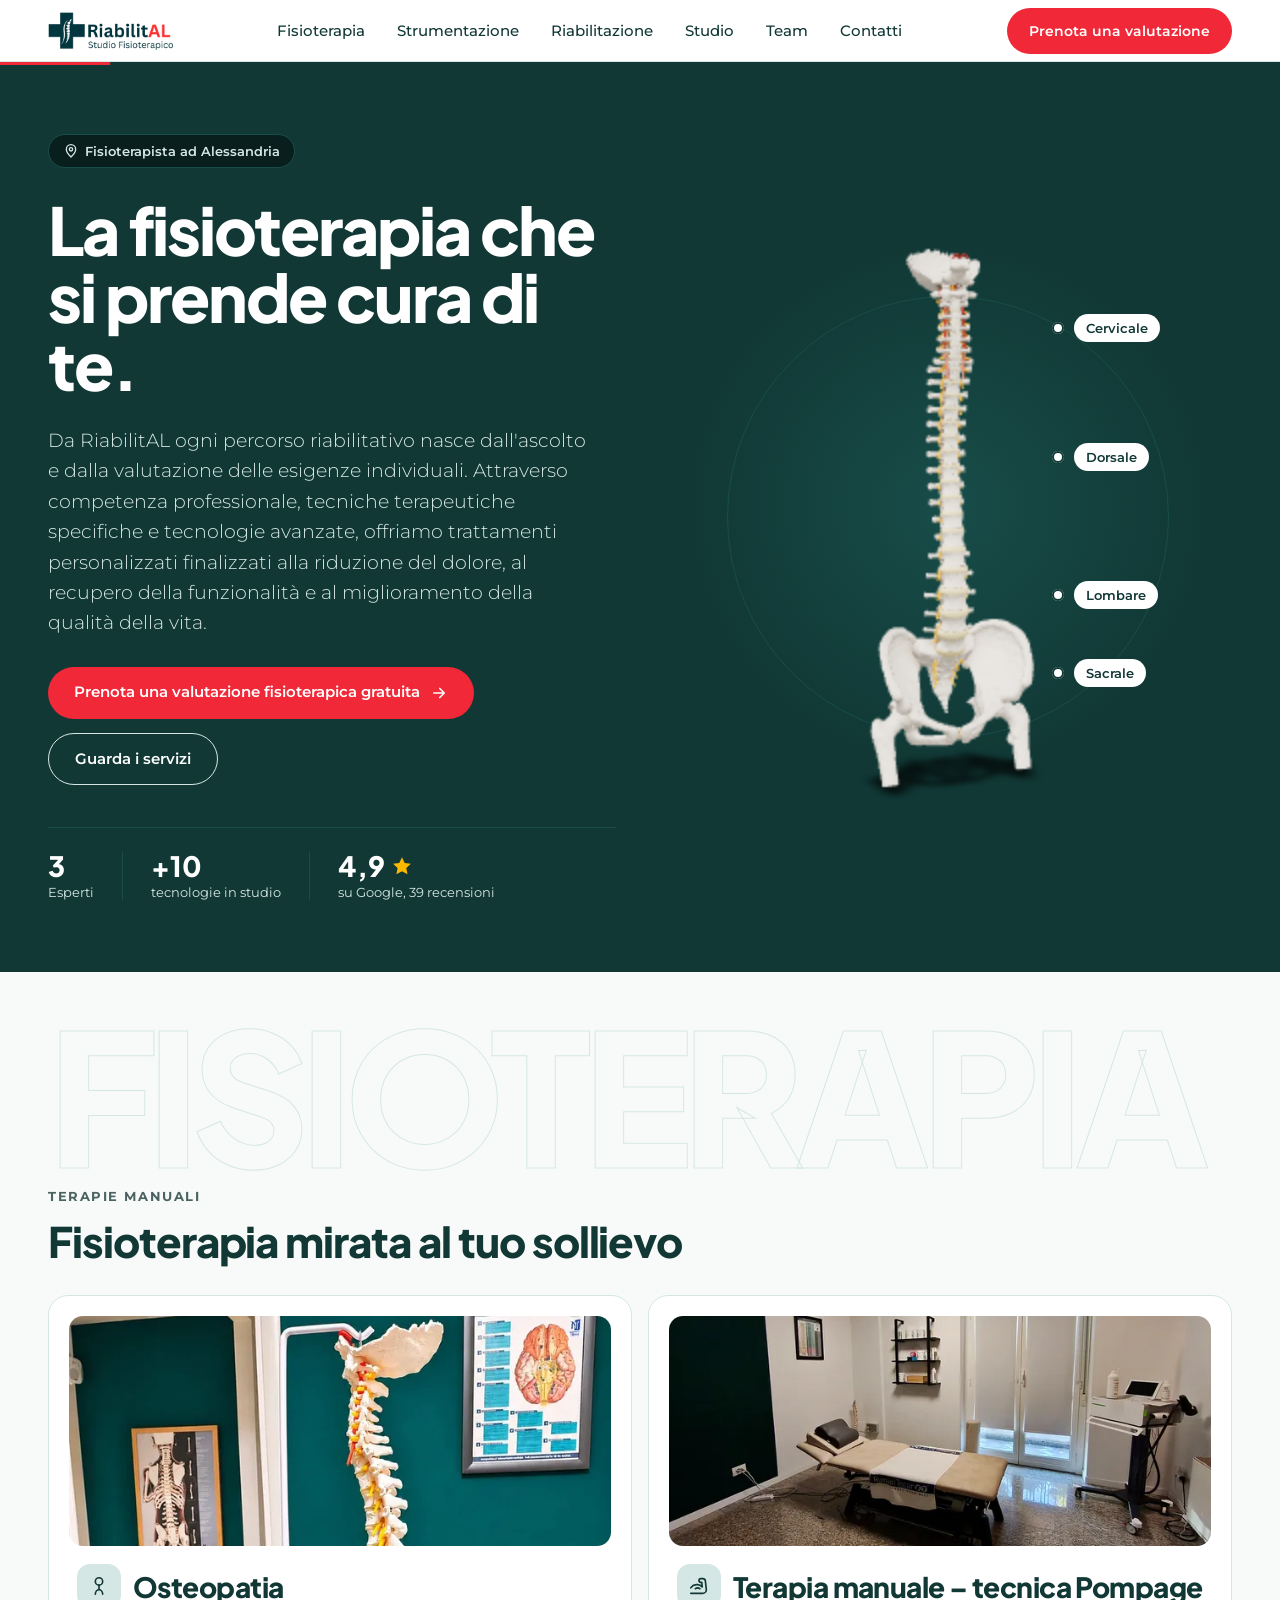
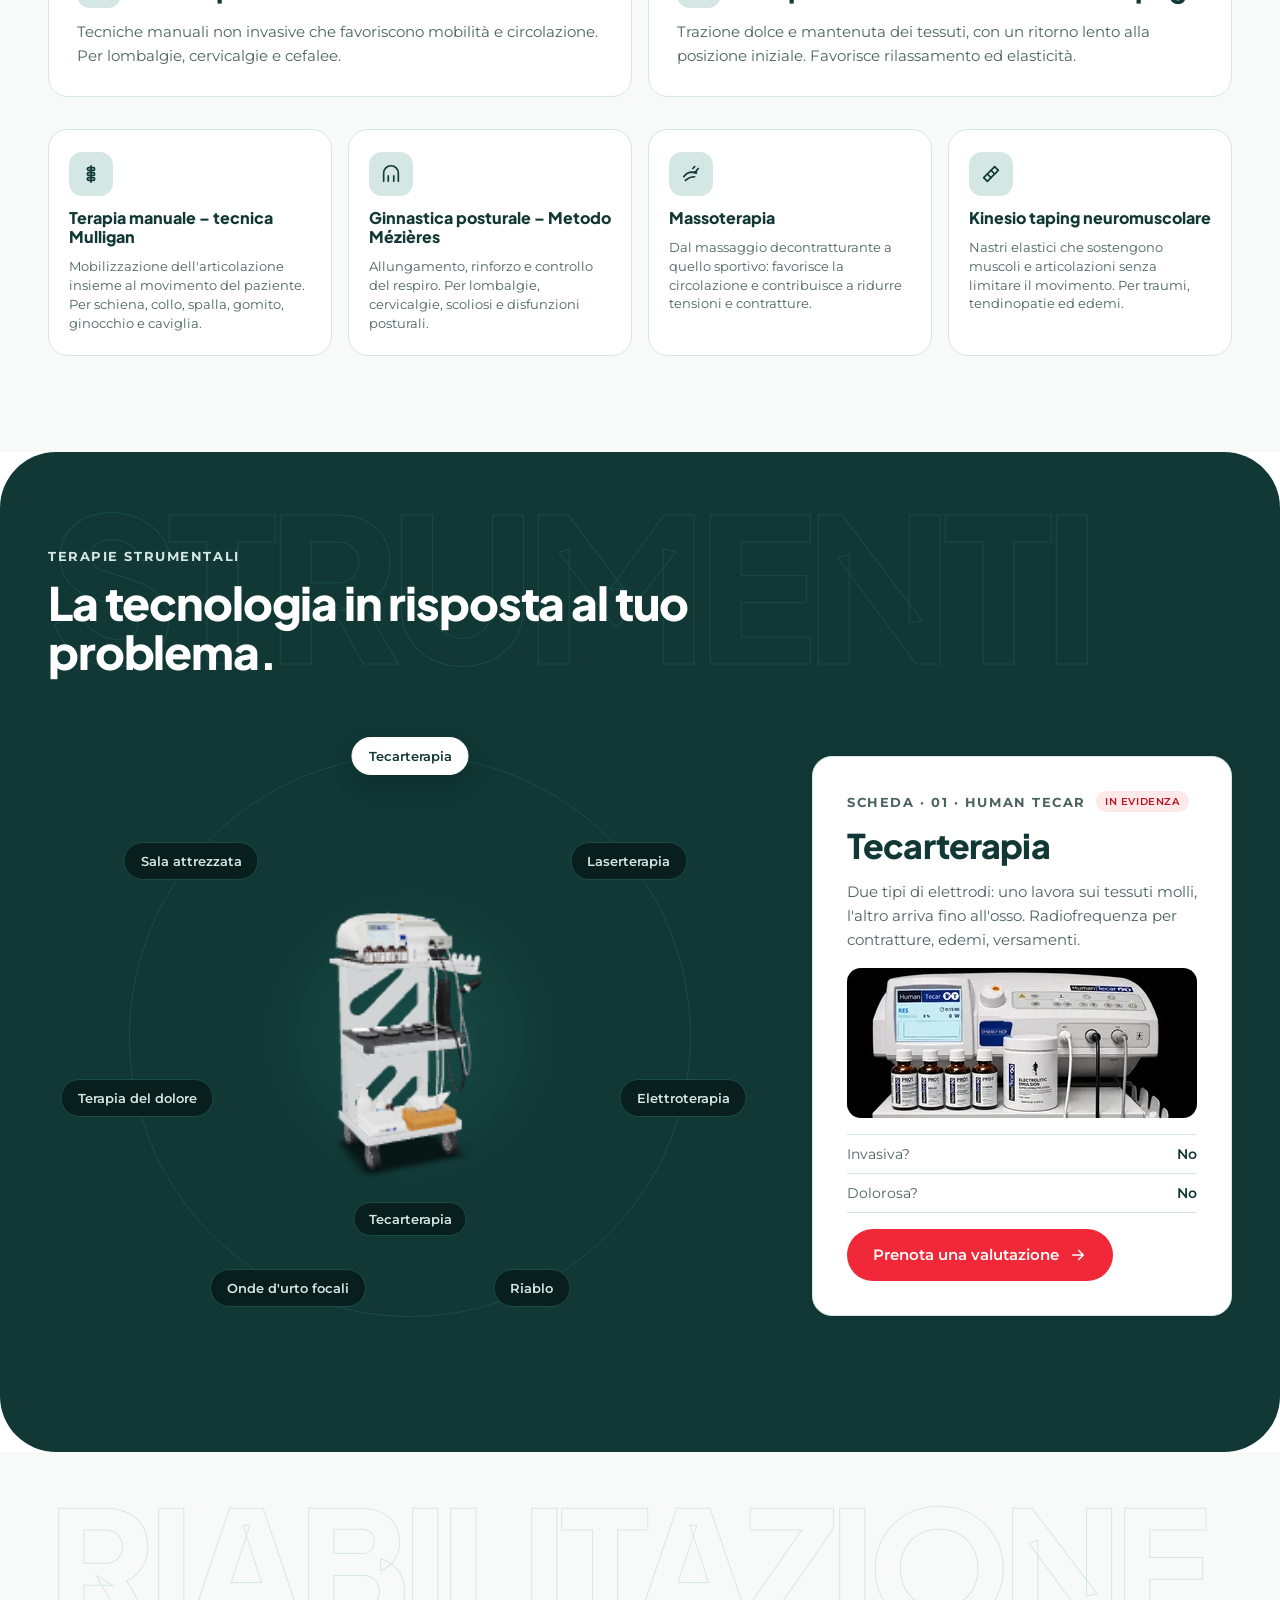
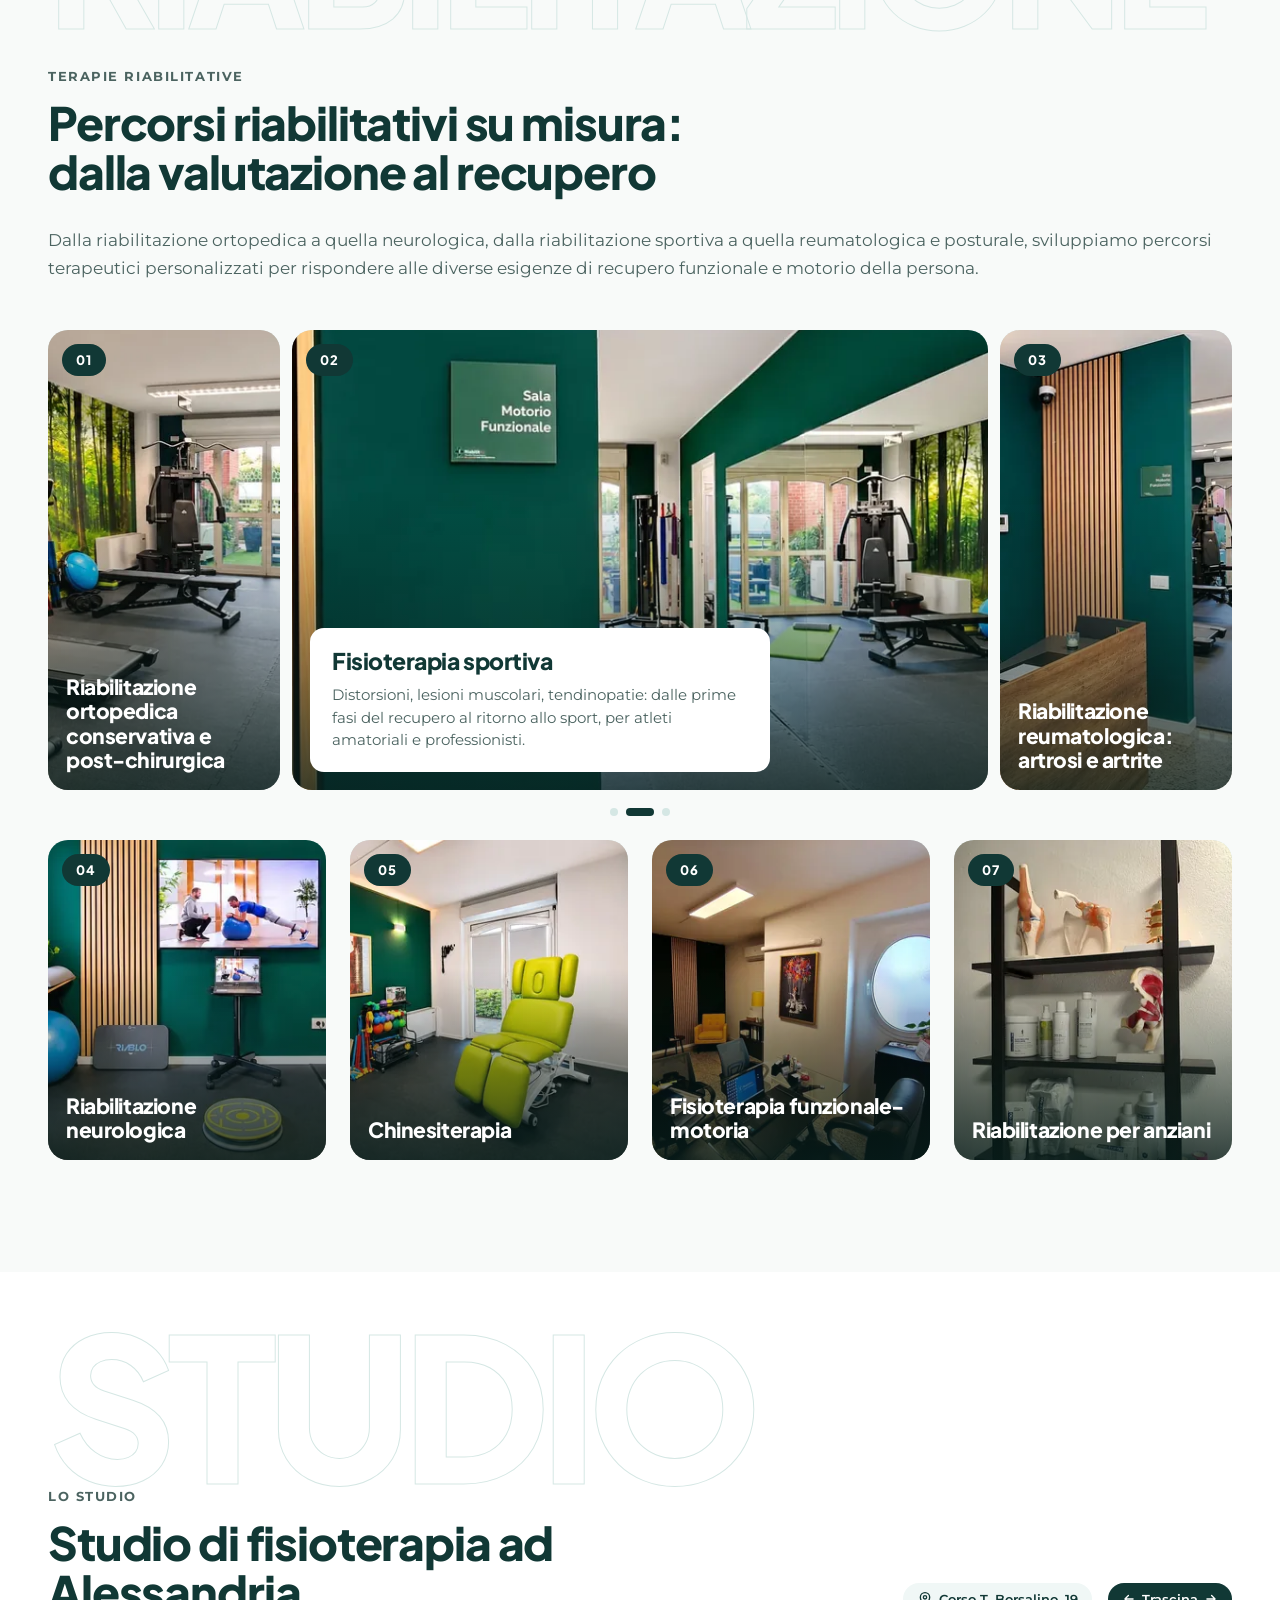
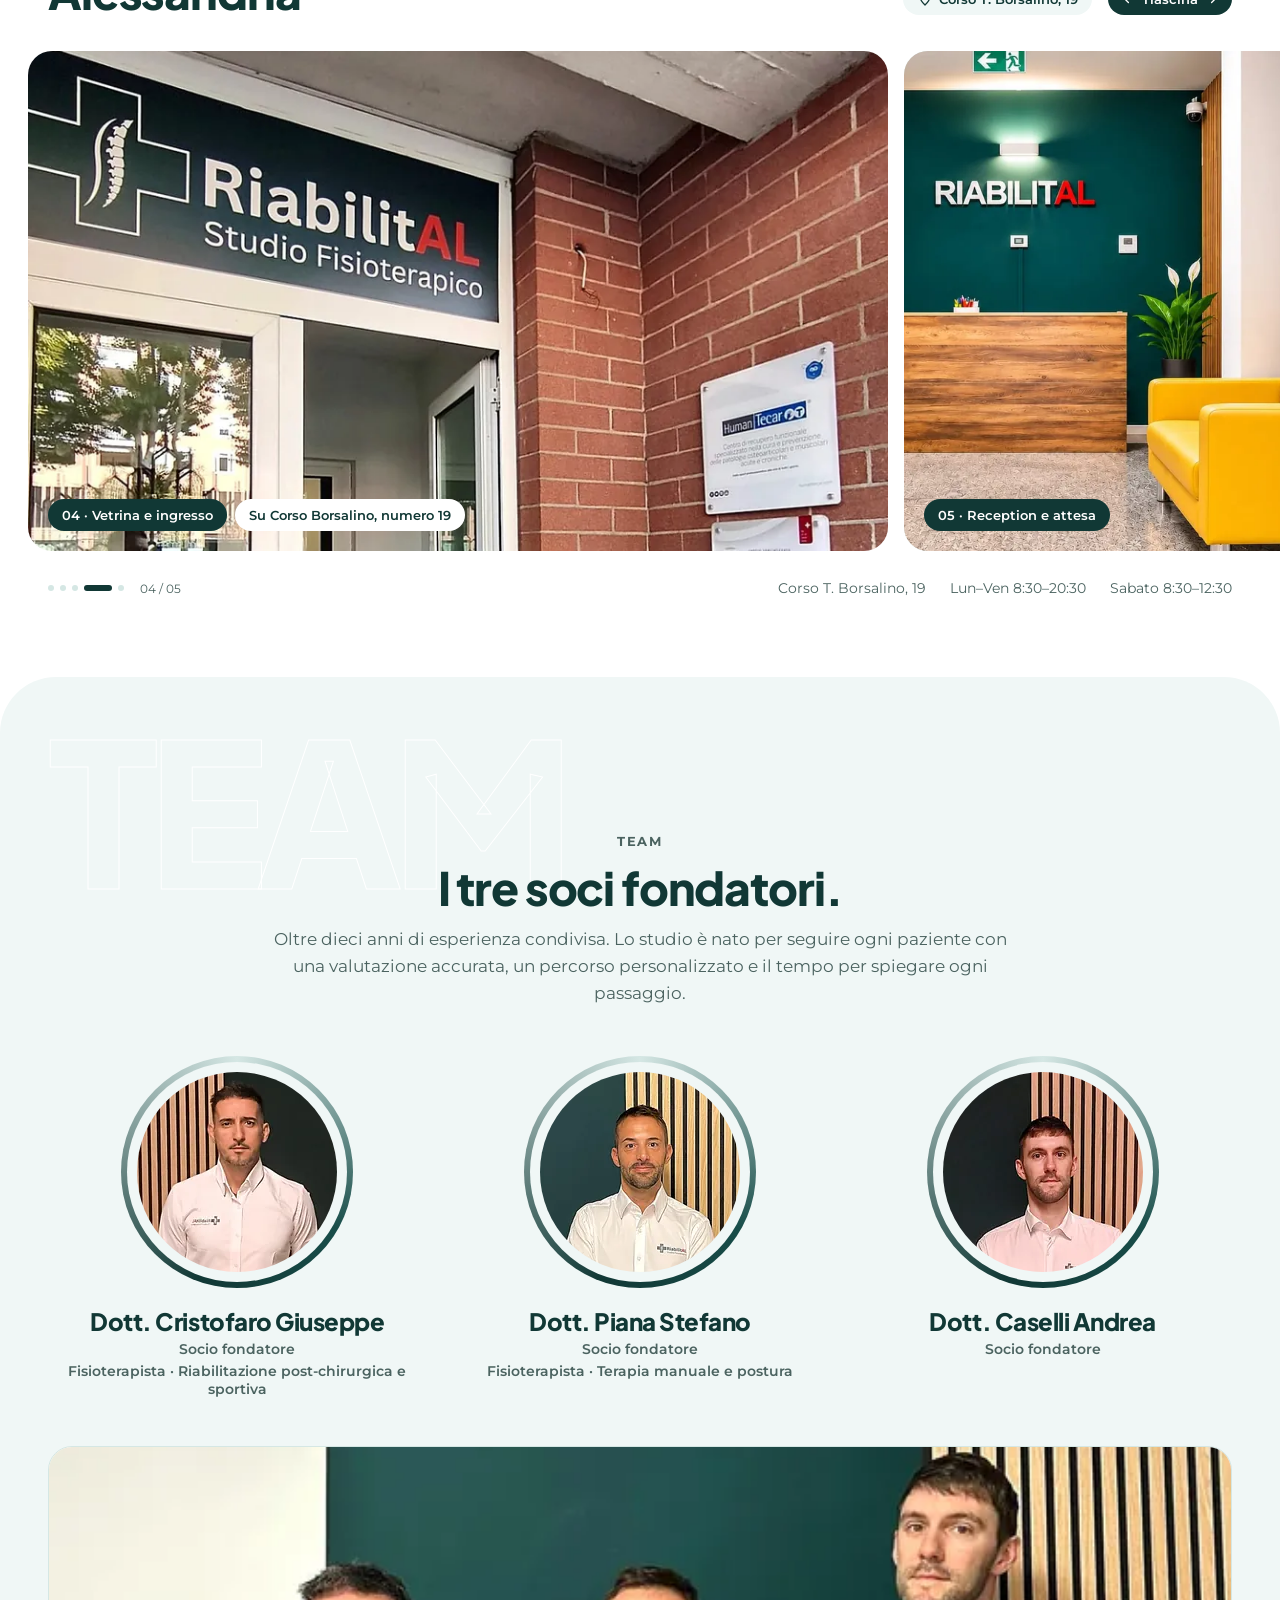
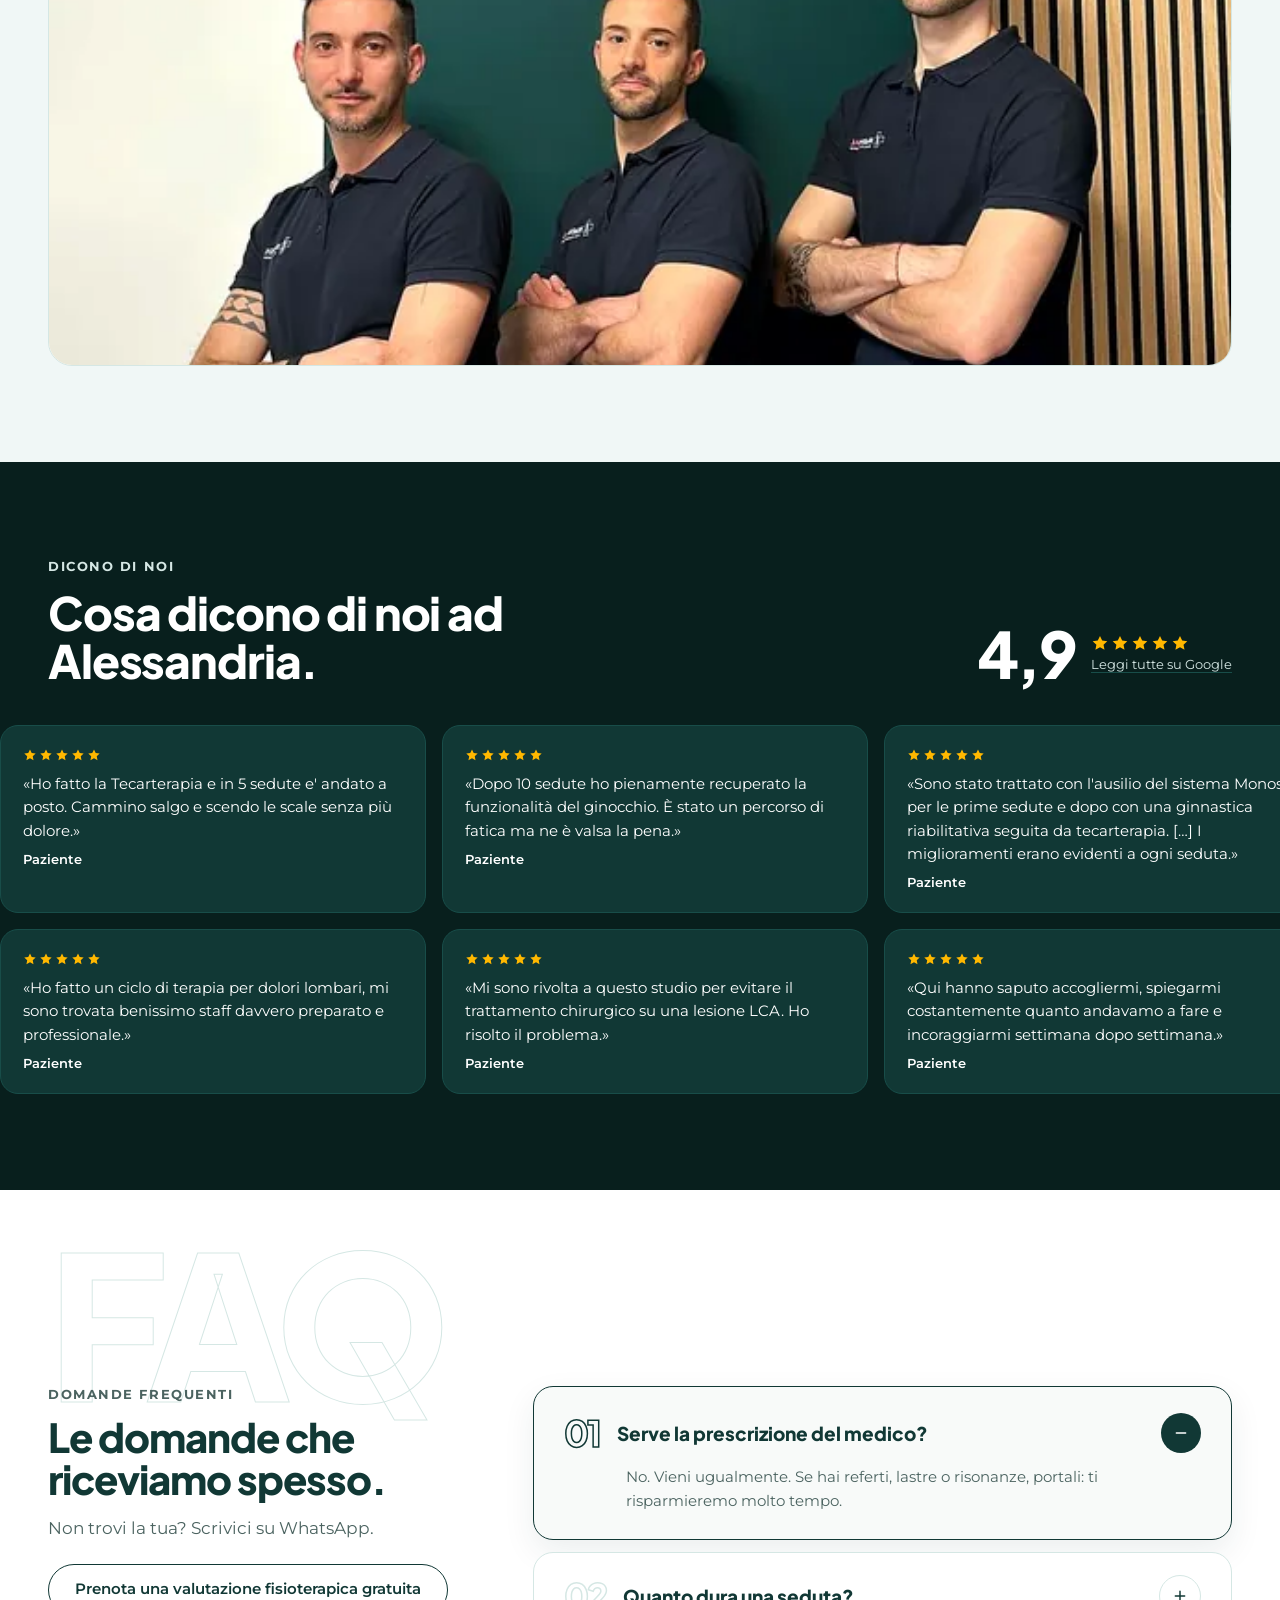
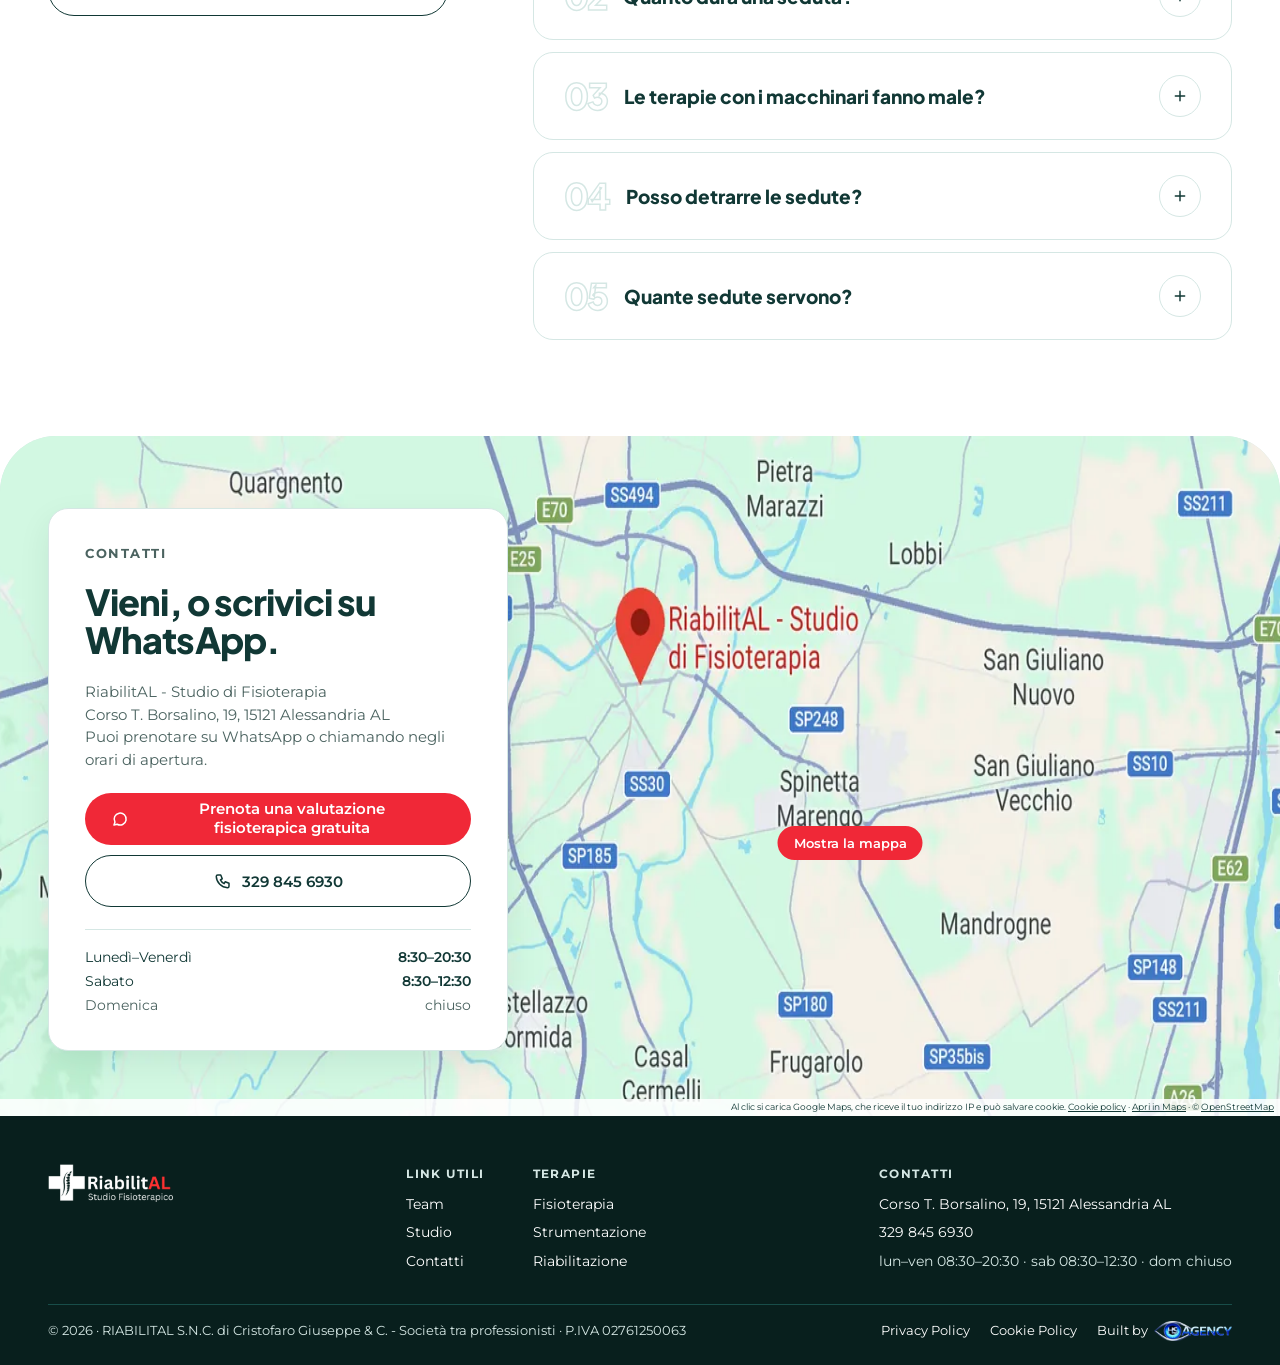
<file: index.html>
<!doctype html>
<html lang="it">
<head>
<meta charset="utf-8">
<meta name="viewport" content="width=device-width, initial-scale=1">
<!-- title e meta description decisi da Gabriele il 13/11 (formula title degli altri clienti) -->
<title>Fisioterapista ad Alessandria | RiabilitAL - Studio di Fisioterapia. Se cerchi riabilitazione, terapia del dolore o onde d'urto vicino a me, RiabilitAL è lo studio da contattare</title>
<meta name="description" content="Fisioterapista ad Alessandria in Corso T. Borsalino 19: osteopatia e terapia manuale, riabilitazione ortopedica e sportiva, terapia del dolore MONOS, onde d'urto Storz e Tecar.">
<link rel="canonical" href="https://riabilital.it/">
<link rel="icon" href="favicon.ico" sizes="any">
<link rel="icon" type="image/png" sizes="32x32" href="assets/img/favicon-32.png">
<link rel="apple-touch-icon" href="apple-touch-icon.png">
<!-- condivisione (WhatsApp, Facebook): foto dei tre fondatori -->
<meta property="og:type" content="website">
<meta property="og:locale" content="it_IT">
<meta property="og:site_name" content="RiabilitAL - Studio di Fisioterapia">
<meta property="og:title" content="RiabilitAL - Studio di Fisioterapia ad Alessandria">
<meta property="og:description" content="Fisioterapista ad Alessandria in Corso T. Borsalino 19: osteopatia e terapia manuale, riabilitazione ortopedica e sportiva, terapia del dolore MONOS, onde d'urto Storz e Tecar.">
<meta property="og:url" content="https://riabilital.it/">
<meta property="og:image" content="https://riabilital.it/assets/img/og-riabilital.jpg">
<meta property="og:image:width" content="1200">
<meta property="og:image:height" content="630">
<meta name="twitter:card" content="summary_large_image">
<!-- font serviti dal sito (13/11): si precaricano i due file latin -->
<link rel="preload" href="assets/fonts/plus-jakarta-sans-latin.woff2" as="font" type="font/woff2" crossorigin>
<link rel="preload" href="assets/fonts/montserrat-latin.woff2" as="font" type="font/woff2" crossorigin>
<link rel="stylesheet" href="assets/css/style.css?v=20">
<!-- schema (13/11): solo dati scritti anche in pagina. Niente geo (coordinate esatte non verificate), niente aggregateRating (vietato riportare il voto di Google), niente FAQPage finché FAQ 02 e 04 non sono confermate -->
<script type="application/ld+json">
{
 "@context": "https://schema.org",
 "@type": "Physiotherapy",
 "@id": "https://riabilital.it/#studio",
 "name": "RiabilitAL - Studio di Fisioterapia",
 "legalName": "RIABILITAL S.N.C. di Cristofaro Giuseppe & C. - Società tra professionisti",
 "vatID": "IT02761250063",
 "url": "https://riabilital.it/",
 "logo": "https://riabilital.it/assets/img/logo-riabilital.png",
 "image": [
  "https://riabilital.it/assets/img/og-riabilital.jpg",
  "https://riabilital.it/assets/img/sala-trattamenti-human-tecar-monos-1400.webp"
 ],
 "telephone": "+39 329 845 6930",
 "address": {
  "@type": "PostalAddress",
  "streetAddress": "Corso T. Borsalino, 19",
  "addressLocality": "Alessandria",
  "postalCode": "15121",
  "addressRegion": "AL",
  "addressCountry": "IT"
 },
 "hasMap": "https://maps.google.com/?cid=10220952688329735269",
 "sameAs": [
  "https://maps.google.com/?cid=10220952688329735269",
  "https://www.facebook.com/profile.php?id=61575214768933",
  "https://www.instagram.com/riabilital/"
 ],
 "areaServed": [
  {
   "@type": "City",
   "name": "Alessandria"
  }
 ],
 "openingHoursSpecification": [
  {
   "@type": "OpeningHoursSpecification",
   "dayOfWeek": [
    "Monday",
    "Tuesday",
    "Wednesday",
    "Thursday",
    "Friday"
   ],
   "opens": "08:30",
   "closes": "20:30"
  },
  {
   "@type": "OpeningHoursSpecification",
   "dayOfWeek": "Saturday",
   "opens": "08:30",
   "closes": "12:30"
  }
 ]
}
</script>
</head>
<body>

<!-- NAVBAR: voci che portano alle sezioni della pagina. Sotto i 1024 px il bottone apre il menu del telefono (13/11). -->
<header class="nav">
<a href="#hero" class="nav-logo" aria-label="RiabilitAL, torna in cima alla pagina"><img class="nav-logo-img" src="assets/img/logo-riabilital.png" alt="RiabilitAL - Studio di Fisioterapia" width="374" height="114"></a>
<nav class="nav-link solo-d" aria-label="Menu principale">
<a href="#fisioterapia">Fisioterapia</a><a href="#strumentazione">Strumentazione</a><a href="#riabilitazione">Riabilitazione</a><a href="#studio">Studio</a><a href="#team">Team</a><a href="#contatti">Contatti</a>
</nav>
<div class="nav-azioni">
<a href="https://wa.me/393298456930?text=Buongiorno%2C%20vorrei%20prenotare%20una%20valutazione%20fisioterapica.%20Avete%20posto..." class="btn cta nav-cta">Prenota una valutazione</a>
<button type="button" class="nav-menu solo-m" aria-label="Apri il menu" aria-expanded="false" aria-controls="menu-mobile" data-menu-bottone><svg width="22" height="22" viewBox="0 0 24 24" fill="none" stroke="currentColor" stroke-width="2" stroke-linecap="round" aria-hidden="true"><path d="M4 7h16M4 12h16M4 17h16"/></svg></button>
</div>
<nav id="menu-mobile" class="nav-mobile solo-m" aria-label="Menu" hidden data-menu-mobile>
<a href="#fisioterapia">Fisioterapia</a><a href="#strumentazione">Strumentazione</a><a href="#riabilitazione">Riabilitazione</a><a href="#studio">Studio</a><a href="#team">Team</a><a href="#contatti">Contatti</a>
</nav>
</header>
<!-- Barra di avanzamento della pagina, subito sotto la navbar: stessa barra del sito di prova di Francesco (rossa, 2,5 px, molla stiffness 100 / damping 30), 13/11 -->
<div class="avanzamento" data-avanzamento aria-hidden="true"></div>

<main>

<!-- ═══ HERO ═══ -->
<section id="hero" class="hero scuro">
<div class="wrap hero-griglia">
<div class="hero-testo">
<h1 class="chip hero-h1"><svg class="ic-pin" width="16" height="16" viewBox="0 0 24 24" fill="none" stroke="currentColor" stroke-width="2" stroke-linecap="round" stroke-linejoin="round" aria-hidden="true"><path d="M12 21s-7-6.2-7-11.5A7 7 0 0 1 19 9.5C19 14.8 12 21 12 21z"/><circle cx="12" cy="9.5" r="2.5"/></svg>Fisioterapista ad Alessandria</h1>
<p class="hero-titolo">La fisioterapia che si prende cura di te.</p>
<p class="hero-sotto">Da RiabilitAL ogni percorso riabilitativo nasce dall'ascolto e dalla valutazione delle esigenze individuali. Attraverso competenza professionale, tecniche terapeutiche specifiche e tecnologie avanzate, offriamo trattamenti personalizzati finalizzati alla riduzione del dolore, al recupero della funzionalità e al miglioramento della qualità della vita.</p>
<div class="hero-cta">
<a href="https://wa.me/393298456930?text=Buongiorno%2C%20vorrei%20prenotare%20una%20valutazione%20fisioterapica.%20Avete%20posto..." class="btn btn-lungo cta">Prenota una valutazione fisioterapica gratuita<svg width="18" height="18" viewBox="0 0 24 24" fill="none" stroke="currentColor" stroke-width="2.2" stroke-linecap="round" stroke-linejoin="round" aria-hidden="true"><path d="M5 12h14M13 6l6 6-6 6"/></svg></a>
<a href="#fisioterapia" class="btn btn-chiaro">Guarda i servizi</a>
</div>
<div class="hero-numeri">
<div><strong>3</strong><span>Esperti</span></div>
<div><strong>+10</strong><span>tecnologie in studio</span></div>
<div><strong>4,9<svg class="stella" width="22" height="22" viewBox="0 0 24 24" fill="currentColor" aria-hidden="true"><path d="M12 2.5l2.9 6.2 6.8.8-5 4.7 1.3 6.7L12 17.6 5.9 20.9l1.3-6.7-5-4.7 6.8-.8z"/></svg></strong><span>su Google, 39 recensioni</span></div>
</div>
</div>
<div class="hero-3d-col">
<!-- Modello 3D della colonna: creato da noi (colonna-vertebrale.glb) sulla colonna anatomica dello studio, stessi parametri di luce e rotazione dei macchinari -->
<div class="hero-3d">
<span class="hero-3d-anello" aria-hidden="true"></span>
<model-viewer src="assets/models/colonna-vertebrale.glb?v=8" alt="Modello 3D della colonna vertebrale: trascina per ruotarlo" auto-rotate auto-rotate-delay="0" rotation-per-second="30deg" disable-zoom shadow-intensity="1.6" shadow-softness="1" exposure="1.25" camera-orbit="-40deg 80deg 105%" interaction-prompt="none" data-modello-3d data-colonna><div slot="progress-bar"></div></model-viewer>
<a href="#fisioterapia" class="hotspot"><span class="hotspot-punto"><span class="pulse"></span><span></span></span><span class="chip">Cervicale</span></a>
<a href="#fisioterapia" class="hotspot"><span class="hotspot-punto"><span class="pulse"></span><span></span></span><span class="chip">Dorsale</span></a>
<a href="#fisioterapia" class="hotspot"><span class="hotspot-punto"><span class="pulse"></span><span></span></span><span class="chip">Lombare</span></a>
<a href="#fisioterapia" class="hotspot"><span class="hotspot-punto"><span class="pulse"></span><span></span></span><span class="chip">Sacrale</span></a>
</div>
</div>
</div>
</section>

<!-- ═══ FISIOTERAPIA ═══ desktop: tessere che ruotano ogni 5 s · sotto 1024 px: lista fissa -->
<section id="fisioterapia" class="sez fisio">
<span class="ghost ghost-sez ghost-fisio" aria-hidden="true">FISIOTERAPIA</span>
<div class="wrap fisio-corpo">
<div class="sez-testa">
<div class="sez-titoli"><span class="eyebrow">Terapie manuali</span><h2 class="h2">Fisioterapia mirata al tuo sollievo</h2></div>
</div>
<div id="serv-area" class="serv-area" data-serv-area>
<!-- le 6 voci manuali: PDF del cliente e scelte di Gabriele (24/11); testi dalle descrizioni della scheda Google -->
<div id="serv-big" class="serv-big" data-serv-big>
<div class="tile sc big" data-k="0"><div class="pw"><img class="ph" src="assets/img/colonna-anatomica-sul-lettino-640.webp" srcset="assets/img/colonna-anatomica-sul-lettino-640.webp 640w, assets/img/colonna-anatomica-sul-lettino-1200.webp 1200w" sizes="(min-width:1024px) min(592px, calc(50vw - 96px)), calc(100vw - 70px)" width="640" height="360" alt="Modello anatomico della colonna vertebrale nello studio, davanti alla parete verde con i poster" loading="lazy" decoding="async"></div><div class="bd"><div class="hd"><span class="ico"><svg width="22" height="22" viewBox="0 0 24 24" fill="none" stroke="currentColor" stroke-width="1.8" stroke-linecap="round" stroke-linejoin="round" aria-hidden="true"><circle cx="12" cy="7" r="4"/><path d="M12 11v4M8 21c0-3 2-5 4-5s4 2 4 5"/></svg></span><h3 class="tb">Osteopatia</h3></div><h3 class="ts">Osteopatia</h3><p class="lt">Tecniche manuali non invasive che favoriscono mobilità e circolazione. Per lombalgie, cervicalgie e cefalee.</p><p class="sl">Tecniche manuali non invasive che favoriscono mobilità e circolazione. Per lombalgie, cervicalgie e cefalee.</p></div></div>
<div class="tile sc big" data-k="5"><div class="pw"><img class="ph" src="assets/img/sala-trattamenti-lettino-finestra-640.webp" srcset="assets/img/sala-trattamenti-lettino-finestra-640.webp 640w, assets/img/sala-trattamenti-lettino-finestra-1200.webp 1200w" sizes="(min-width:1024px) min(592px, calc(50vw - 96px)), calc(100vw - 70px)" width="640" height="360" alt="Sala trattamenti con il lettino al centro, la porta finestra e un apparecchio per terapia fisica" loading="lazy" decoding="async"></div><div class="bd"><div class="hd"><span class="ico"><svg width="22" height="22" viewBox="0 0 24 24" fill="none" stroke="currentColor" stroke-width="1.8" stroke-linecap="round" stroke-linejoin="round" aria-hidden="true"><path d="M3 20h13a4 4 0 0 0 4-4l-1-9a3 3 0 0 0-3-3h-2a2 2 0 0 0 0 4h1l.5 5c-1.5-2-4-2.8-6.5-2.5C6 10.8 4 12.5 3 14"/><path d="M8 15c1.5-1.2 3.5-1.2 5 0"/></svg></span><h3 class="tb">Terapia manuale – tecnica Pompage</h3></div><h3 class="ts">Terapia manuale – tecnica Pompage</h3><p class="lt">Trazione dolce e mantenuta dei tessuti, con un ritorno lento alla posizione iniziale. Favorisce rilassamento ed elasticità.</p><p class="sl">Trazione dolce e mantenuta dei tessuti, con un ritorno lento alla posizione iniziale. Favorisce rilassamento ed elasticità.</p></div></div>
</div>
<div id="serv-small" class="serv-small" data-serv-small>
<div class="tile sc small" data-k="1"><div class="pw"><img class="ph" src="assets/img/sala-terapia-manuale-lettino-nero-640.webp" srcset="assets/img/sala-terapia-manuale-lettino-nero-640.webp 640w, assets/img/sala-terapia-manuale-lettino-nero-1200.webp 1200w" sizes="(min-width:1024px) min(592px, calc(50vw - 96px)), calc(100vw - 70px)" width="640" height="360" alt="Sala di terapia manuale con il lettino nero, la parete verde e i poster della colonna vertebrale" loading="lazy" decoding="async"></div><div class="bd"><div class="hd"><span class="ico"><svg width="22" height="22" viewBox="0 0 24 24" fill="none" stroke="currentColor" stroke-width="1.8" stroke-linecap="round" stroke-linejoin="round" aria-hidden="true"><path d="M12 3v18"/><rect x="8" y="5" width="8" height="3" rx="1.5"/><rect x="8" y="10.5" width="8" height="3" rx="1.5"/><rect x="8" y="16" width="8" height="3" rx="1.5"/></svg></span><h3 class="tb">Terapia manuale – tecnica Mulligan</h3></div><h3 class="ts">Terapia manuale – tecnica Mulligan</h3><p class="lt">Mobilizzazione dell'articolazione insieme al movimento del paziente. Per schiena, collo, spalla, gomito, ginocchio e caviglia.</p><p class="sl">Mobilizzazione dell'articolazione insieme al movimento del paziente. Per schiena, collo, spalla, gomito, ginocchio e caviglia.</p></div></div>
<div class="tile sc small" data-k="2"><div class="pw"><img class="ph" src="assets/img/sala-motorio-funzionale-attrezzi-640.webp" srcset="assets/img/sala-motorio-funzionale-attrezzi-640.webp 640w, assets/img/sala-motorio-funzionale-attrezzi-1200.webp 1200w" sizes="(min-width:1024px) min(592px, calc(50vw - 96px)), calc(100vw - 70px)" width="640" height="360" alt="Sala Motorio Funzionale con cyclette, tapis roulant, panca e specchi, davanti alla parete con la foto del bosco" loading="lazy" decoding="async"></div><div class="bd"><div class="hd"><span class="ico"><svg width="22" height="22" viewBox="0 0 24 24" fill="none" stroke="currentColor" stroke-width="1.8" stroke-linecap="round" stroke-linejoin="round" aria-hidden="true"><path d="M4 20v-9a8 8 0 0 1 16 0v9"/><path d="M9 20v-6M15 20v-6"/></svg></span><h3 class="tb">Ginnastica posturale – Metodo Mézières</h3></div><h3 class="ts">Ginnastica posturale – Metodo Mézières</h3><p class="lt">Allungamento, rinforzo e controllo del respiro. Per lombalgie, cervicalgie, scoliosi e disfunzioni posturali.</p><p class="sl">Allungamento, rinforzo e controllo del respiro. Per lombalgie, cervicalgie, scoliosi e disfunzioni posturali.</p></div></div>
<div class="tile sc small" data-k="3"><div class="pw"><img class="ph" src="assets/img/sala-terapia-fisica-storz-laserix-640.webp" srcset="assets/img/sala-terapia-fisica-storz-laserix-640.webp 640w, assets/img/sala-terapia-fisica-storz-laserix-1200.webp 1200w" sizes="(min-width:1024px) min(592px, calc(50vw - 96px)), calc(100vw - 70px)" width="640" height="360" alt="Sala di terapia fisica con il lettino in primo piano, l'apparecchio Storz e il laser Laserix Pro sullo sfondo" loading="lazy" decoding="async"></div><div class="bd"><div class="hd"><span class="ico"><svg width="22" height="22" viewBox="0 0 24 24" fill="none" stroke="currentColor" stroke-width="1.8" stroke-linecap="round" stroke-linejoin="round" aria-hidden="true"><path d="M4 15c3-4 6-5 9-5l5 1"/><path d="M6 19c3-3 6-4 10-4"/><path d="M14 6l2-2M18 8l2-2M15 10l3-1"/></svg></span><h3 class="tb">Massoterapia</h3></div><h3 class="ts">Massoterapia</h3><p class="lt">Dal massaggio decontratturante a quello sportivo: favorisce la circolazione e contribuisce a ridurre tensioni e contratture.</p><p class="sl">Dal massaggio decontratturante a quello sportivo: favorisce la circolazione e contribuisce a ridurre tensioni e contratture.</p></div></div>
<div class="tile sc small" data-k="4"><div class="pw"><img class="ph" src="assets/img/kinesio-tape-sulla-mensola-640.webp" srcset="assets/img/kinesio-tape-sulla-mensola-640.webp 640w, assets/img/kinesio-tape-sulla-mensola-1200.webp 1200w" sizes="(min-width:1024px) min(592px, calc(50vw - 96px)), calc(100vw - 70px)" width="640" height="360" alt="Mensola dello studio con i rotoli di kinesio tape colorati e i prodotti per i trattamenti" loading="lazy" decoding="async"></div><div class="bd"><div class="hd"><span class="ico"><svg width="22" height="22" viewBox="0 0 24 24" fill="none" stroke="currentColor" stroke-width="1.8" stroke-linecap="round" stroke-linejoin="round" aria-hidden="true"><path d="M4 16 16 4l4 4L8 20z"/><path d="M8 12l4 4M12 8l4 4"/></svg></span><h3 class="tb">Kinesio taping neuromuscolare</h3></div><h3 class="ts">Kinesio taping neuromuscolare</h3><p class="lt">Nastri elastici che sostengono muscoli e articolazioni senza limitare il movimento. Per traumi, tendinopatie ed edemi.</p><p class="sl">Nastri elastici che sostengono muscoli e articolazioni senza limitare il movimento. Per traumi, tendinopatie ed edemi.</p></div></div>
</div>
</div>
</div>
</section>

<!-- ═══ STRUMENTAZIONE ═══ orbita che gira (60 s), la scheda cambia al tocco -->
<section id="strumentazione" class="strum scuro dots">
<span class="ghost ghost-sez ghost-strum solo-d" aria-hidden="true">STRUMENTI</span>
<div class="wrap strum-corpo">
<div class="sez-testa">
<div class="sez-titoli"><span class="eyebrow">Terapie strumentali</span><h2 class="h2">La tecnologia in risposta al tuo problema.</h2></div>
</div>
<div class="strum-griglia" data-strumenti>
<div class="orbita-palco">
<span class="orbita-anello" aria-hidden="true"></span>
<span class="orbita-alone" aria-hidden="true"></span>
<div class="orbit" role="group" aria-label="I macchinari">
<button type="button" class="node" data-macchina="human-tecar" aria-pressed="true" aria-controls="scheda-human-tecar"><span class="chip nodetxt">Tecarterapia</span></button>
<button type="button" class="node" data-macchina="laser-laserix" aria-pressed="false" aria-controls="scheda-laser-laserix"><span class="chip nodetxt">Laserterapia</span></button>
<button type="button" class="node" data-macchina="elettroterapia" aria-pressed="false" aria-controls="scheda-elettroterapia"><span class="chip nodetxt">Elettroterapia</span></button>
<button type="button" class="node" data-macchina="riablo" aria-pressed="false" aria-controls="scheda-riablo"><span class="chip nodetxt">Riablo</span></button>
<button type="button" class="node" data-macchina="onde-urto-storz" aria-pressed="false" aria-controls="scheda-onde-urto-storz"><span class="chip nodetxt">Onde d'urto focali</span></button>
<button type="button" class="node" data-macchina="monos" aria-pressed="false" aria-controls="scheda-monos"><span class="chip nodetxt">Terapia del dolore</span></button>
<button type="button" class="node" data-macchina="sala-attrezzata" aria-pressed="false" aria-controls="scheda-sala-attrezzata"><span class="chip nodetxt">Sala attrezzata</span></button>
</div>
<!-- Modello 3D del macchinario scelto. Se ne carica uno alla volta: il file sta in data-modello sulla scheda e si carica al tocco. -->
<div class="modello-3d">
<model-viewer src="assets/models/human-tecar.glb?v=2" alt="Modello 3D, Tecarterapia: trascina per ruotarlo" loading="lazy" auto-rotate auto-rotate-delay="0" rotation-per-second="7.5deg" camera-controls disable-zoom shadow-intensity="1.6" shadow-softness="1" exposure="1.25" camera-orbit="-25deg 78deg 105%" interaction-prompt="none" data-modello-3d data-modello-macchina><div slot="progress-bar"></div></model-viewer>
</div>
<span class="chip chip-buio modello-didascalia solo-d" data-modello-nome>Tecarterapia</span>
</div>
<div class="strum-schede" aria-live="polite">
<article class="tile lift scheda" id="scheda-human-tecar" data-scheda="human-tecar" data-modello="assets/models/human-tecar.glb?v=2">
<div class="scheda-testa"><span class="eyebrow">Scheda · 01 · Human Tecar</span><span class="chip chip-evidenza">In evidenza</span></div>
<h3>Tecarterapia</h3>
<p>Due tipi di elettrodi: uno lavora sui tessuti molli, l'altro arriva fino all'osso. Radiofrequenza per contratture, edemi, versamenti.</p>
<!-- FOTO PROVVISORIA, la più vicina. Qui va: Human Tecar in uso su un paziente --><img class="ph scheda-foto solo-d" src="assets/img/human-tecar-synergy-hcr-352.webp" srcset="assets/img/human-tecar-synergy-hcr-352.webp 1x, assets/img/human-tecar-synergy-hcr-704.webp 2x" width="352" height="150" alt="Human Tecar Synergy HCR: lo schermo, le prese degli elettrodi e i prodotti sul ripiano" loading="lazy" decoding="async">
<dl class="scheda-dati"><div><dt>Invasiva?</dt><dd>No</dd></div><div><dt>Dolorosa?</dt><dd>No</dd></div></dl>
<a href="https://wa.me/393298456930?text=Buongiorno%2C%20vorrei%20prenotare%20una%20valutazione%20fisioterapica.%20Avete%20posto..." class="btn cta">Prenota una valutazione<svg class="solo-d" width="18" height="18" viewBox="0 0 24 24" fill="none" stroke="currentColor" stroke-width="2.2" stroke-linecap="round" stroke-linejoin="round" aria-hidden="true"><path d="M5 12h14M13 6l6 6-6 6"/></svg></a>
</article>
<!-- Schede 01-06: testi rivisti da Gabriele il 13/11 (design/COPY-HOME-da-rivedere.md); "Invasiva?" = colonna "Aghi?", "Dolorosa?" = colonna "Fa male?" di ARNO. -->
<article class="tile lift scheda" id="scheda-laser-laserix" data-scheda="laser-laserix" data-modello="assets/models/laser-laserix.glb?v=2" hidden>
<div class="scheda-testa"><span class="eyebrow">Scheda · 02 · Laserix Pro</span></div>
<h3>Laserterapia</h3>
<p>Laser ad alta potenza. Laser che arriva dove la pomata non arriva. Infiammazioni, traumi, articolazioni.</p>
<!-- FOTO PROVVISORIA, la più vicina. Qui va: laser Laserix in uso su un paziente --><img class="ph scheda-foto solo-d" src="assets/img/laserix-pro-schermo-352.webp" srcset="assets/img/laserix-pro-schermo-352.webp 1x, assets/img/laserix-pro-schermo-704.webp 2x" width="352" height="150" alt="Laser Laserix Pro: lo schermo, il braccio snodato e il manipolo" loading="lazy" decoding="async">
<dl class="scheda-dati"><div><dt>Invasiva?</dt><dd>No</dd></div><div><dt>Dolorosa?</dt><dd>No</dd></div></dl>
<a href="https://wa.me/393298456930?text=Buongiorno%2C%20vorrei%20prenotare%20una%20valutazione%20fisioterapica.%20Avete%20posto..." class="btn cta">Prenota una valutazione<svg class="solo-d" width="18" height="18" viewBox="0 0 24 24" fill="none" stroke="currentColor" stroke-width="2.2" stroke-linecap="round" stroke-linejoin="round" aria-hidden="true"><path d="M5 12h14M13 6l6 6-6 6"/></svg></a>
</article>
<article class="tile lift scheda" id="scheda-elettroterapia" data-scheda="elettroterapia" data-modello="assets/models/elettroterapia.glb?v=2" hidden>
<div class="scheda-testa"><span class="eyebrow">Scheda · 03</span></div>
<h3>Elettroterapia</h3>
<p>Correnti a bassa frequenza per ridurre il dolore e rilassare il muscolo. Spesso nelle prime sedute.</p>
<!-- FOTO PROVVISORIA, la più vicina. Qui va: elettroterapia in uso su un paziente --><img class="ph scheda-foto solo-d" src="assets/img/carrello-apparecchi-terapia-fisica-352.webp?v=2" srcset="assets/img/carrello-apparecchi-terapia-fisica-352.webp?v=2 1x, assets/img/carrello-apparecchi-terapia-fisica-704.webp?v=2 2x" width="352" height="150" alt="Carrello con due apparecchi per terapia fisica, accanto alla scrivania" loading="lazy" decoding="async">
<dl class="scheda-dati"><div><dt>Invasiva?</dt><dd>No</dd></div><div><dt>Dolorosa?</dt><dd>No</dd></div></dl>
<a href="https://wa.me/393298456930?text=Buongiorno%2C%20vorrei%20prenotare%20una%20valutazione%20fisioterapica.%20Avete%20posto..." class="btn cta">Prenota una valutazione<svg class="solo-d" width="18" height="18" viewBox="0 0 24 24" fill="none" stroke="currentColor" stroke-width="2.2" stroke-linecap="round" stroke-linejoin="round" aria-hidden="true"><path d="M5 12h14M13 6l6 6-6 6"/></svg></a>
</article>
<article class="tile lift scheda" id="scheda-riablo" data-scheda="riablo" data-modello="assets/models/riablo.glb?v=2" hidden>
<div class="scheda-testa"><span class="eyebrow">Scheda · 04</span></div>
<h3>Riablo</h3>
<p>Pedana e sensori altamente tecnologici. Vedi a schermo come stai svolgendo un movimento.</p>
<!-- FOTO PROVVISORIA, la più vicina. Qui va: Riablo in uso su un paziente --><img class="ph scheda-foto solo-d" src="assets/img/riablo-schermo-e-pedana-352.webp" srcset="assets/img/riablo-schermo-e-pedana-352.webp 1x, assets/img/riablo-schermo-e-pedana-704.webp 2x" width="352" height="150" alt="Stanza Riablo con lo schermo, la pedana appoggiata alla parete e la tavoletta di equilibrio" loading="lazy" decoding="async">
<dl class="scheda-dati"><div><dt>Invasiva?</dt><dd>No</dd></div><div><dt>Dolorosa?</dt><dd>No</dd></div></dl>
<a href="https://wa.me/393298456930?text=Buongiorno%2C%20vorrei%20prenotare%20una%20valutazione%20fisioterapica.%20Avete%20posto..." class="btn cta">Prenota una valutazione<svg class="solo-d" width="18" height="18" viewBox="0 0 24 24" fill="none" stroke="currentColor" stroke-width="2.2" stroke-linecap="round" stroke-linejoin="round" aria-hidden="true"><path d="M5 12h14M13 6l6 6-6 6"/></svg></a>
</article>
<article class="tile lift scheda" id="scheda-onde-urto-storz" data-scheda="onde-urto-storz" data-modello="assets/models/onde-urto-storz.glb?v=2" hidden>
<div class="scheda-testa"><span class="eyebrow">Scheda · 05 · Storz Medical</span></div>
<h3>Onde d'urto focali</h3>
<p>Centro specializzato Storz Medical. Onde d'urto focali utilizzate in ambito ortopedico, urologico ed estetico. Per problemi persistenti.</p>
<!-- FOTO PROVVISORIA, la più vicina. Qui va: onde d'urto Storz in uso su un paziente --><img class="ph scheda-foto solo-d" src="assets/img/onde-urto-storz-t-top-352.webp" srcset="assets/img/onde-urto-storz-t-top-352.webp 1x, assets/img/onde-urto-storz-t-top-704.webp 2x" width="352" height="150" alt="Apparecchio per onde d'urto Storz Medical T-TOP, con lo schermo e gli applicatori" loading="lazy" decoding="async">
<dl class="scheda-dati"><div><dt>Invasiva?</dt><dd>No</dd></div><div><dt>Dolorosa?</dt><dd>Un po', per qualche minuto</dd></div></dl>
<a href="https://wa.me/393298456930?text=Buongiorno%2C%20vorrei%20prenotare%20una%20valutazione%20fisioterapica.%20Avete%20posto..." class="btn cta">Prenota una valutazione<svg class="solo-d" width="18" height="18" viewBox="0 0 24 24" fill="none" stroke="currentColor" stroke-width="2.2" stroke-linecap="round" stroke-linejoin="round" aria-hidden="true"><path d="M5 12h14M13 6l6 6-6 6"/></svg></a>
</article>
<article class="tile lift scheda" id="scheda-monos" data-scheda="monos" data-modello="assets/models/monos.glb?v=2" hidden>
<div class="scheda-testa"><span class="eyebrow">Scheda · 06 · MONOS</span></div>
<h3>Terapia del dolore</h3>
<p>Elettrodi con stimoli a frequenze variabili per calmare i nervi. Per lombalgie, sciatica, ernia, tunnel carpale. Centro autorizzato MONOS.</p>
<!-- FOTO PROVVISORIA, la più vicina. Qui va: MONOS in uso su un paziente --><img class="ph scheda-foto solo-d" src="assets/img/monos-pain-neuromodulation-352.webp" srcset="assets/img/monos-pain-neuromodulation-352.webp 1x, assets/img/monos-pain-neuromodulation-704.webp 2x" width="352" height="150" alt="MONOS, la consolle gialla per la neuromodulazione del dolore, con gli elettrodi" loading="lazy" decoding="async">
<dl class="scheda-dati"><div><dt>Invasiva?</dt><dd>No</dd></div><div><dt>Dolorosa?</dt><dd>No</dd></div></dl>
<a href="https://wa.me/393298456930?text=Buongiorno%2C%20vorrei%20prenotare%20una%20valutazione%20fisioterapica.%20Avete%20posto..." class="btn cta">Prenota una valutazione<svg class="solo-d" width="18" height="18" viewBox="0 0 24 24" fill="none" stroke="currentColor" stroke-width="2.2" stroke-linecap="round" stroke-linejoin="round" aria-hidden="true"><path d="M5 12h14M13 6l6 6-6 6"/></svg></a>
</article>
<!-- PROVVISORIA: scheda 07 scritta solo con il fatto in CLIENTE.md §3 (sala motoria funzionale). Niente dati Invasiva/Dolorosa, niente marche. Decisione 12/11. -->
<article class="tile lift scheda" id="scheda-sala-attrezzata" data-scheda="sala-attrezzata" data-modello="assets/models/sala-attrezzata.glb?v=2" data-provvisoria hidden>
<div class="scheda-testa"><span class="eyebrow">Scheda · 07</span></div>
<h3>Sala attrezzata</h3>
<p>Palestra con stazione multifunzione, cavi, tapis roulant, cyclette e panche.</p>
<img class="ph scheda-foto solo-d" src="assets/img/sala-attrezzata-stazione-352.webp" srcset="assets/img/sala-attrezzata-stazione-352.webp 1x, assets/img/sala-attrezzata-stazione-704.webp 2x" width="352" height="150" alt="Sala attrezzata: stazione multifunzione, panca, cavi e tapis roulant" loading="lazy" decoding="async">
<a href="https://wa.me/393298456930?text=Buongiorno%2C%20vorrei%20prenotare%20una%20valutazione%20fisioterapica.%20Avete%20posto..." class="btn cta">Prenota una valutazione<svg class="solo-d" width="18" height="18" viewBox="0 0 24 24" fill="none" stroke="currentColor" stroke-width="2.2" stroke-linecap="round" stroke-linejoin="round" aria-hidden="true"><path d="M5 12h14M13 6l6 6-6 6"/></svg></a>
</article>
</div>
</div>
</div>
</section>

<!-- ═══ RIABILITAZIONE ═══ desktop: pannelli + foto grandi · sotto 1024 px: lista a righe -->
<section id="riabilitazione" class="sez riab">
<span class="ghost ghost-sez ghost-riab" aria-hidden="true">RIABILITAZIONE</span>
<div class="wrap riab-corpo">
<div class="sez-testa">
<div class="sez-titoli"><span class="eyebrow">Terapie Riabilitative</span><h2 class="h2">Percorsi riabilitativi su misura: dalla valutazione al recupero</h2></div>
<p class="lead">Dalla riabilitazione ortopedica a quella neurologica, dalla riabilitazione sportiva a quella reumatologica e posturale, sviluppiamo percorsi terapeutici personalizzati per rispondere alle diverse esigenze di recupero funzionale e motorio della persona.</p>
</div>

<div class="riab-desktop solo-d">
<!-- le 7 voci riabilitative: PDF del cliente e scelte di Gabriele (24/11), senza le etichette dei gruppi; testi dalle descrizioni della scheda Google -->
<div class="riab-gruppo">
<div class="pans" data-riab-pans>
<div class="pan open" data-i="0"><img class="pph" src="assets/img/sala-motorio-funzionale-cyclette-760.webp" srcset="assets/img/sala-motorio-funzionale-cyclette-760.webp 1x, assets/img/sala-motorio-funzionale-cyclette-1520.webp 2x" width="760" height="464" alt="Sala Motorio Funzionale con cyclette, tapis roulant, panca e stazione multifunzione" loading="lazy" decoding="async"><div class="velo" aria-hidden="true"></div><span class="chip num-chip">01</span><span class="pvt" aria-hidden="true">Riabilitazione ortopedica conservativa e post-chirurgica</span><div class="pcard"><h3>Riabilitazione ortopedica conservativa e post-chirurgica</h3><p>Fratture, distorsioni, protesi: prima e dopo un intervento a ginocchio, spalla o anca. Quando è possibile, un percorso conservativo in alternativa all'intervento.</p></div></div>
<div class="pan" data-i="1"><img class="pph" src="assets/img/ingresso-sala-motorio-funzionale-760.webp" srcset="assets/img/ingresso-sala-motorio-funzionale-760.webp 1x, assets/img/ingresso-sala-motorio-funzionale-1520.webp 2x" width="760" height="464" alt="Ingresso della Sala Motorio Funzionale, con la targa sulla parete verde e gli attrezzi riflessi nello specchio" loading="lazy" decoding="async"><div class="velo" aria-hidden="true"></div><span class="chip num-chip">02</span><span class="pvt" aria-hidden="true">Fisioterapia sportiva</span><div class="pcard"><h3>Fisioterapia sportiva</h3><p>Distorsioni, lesioni muscolari, tendinopatie: dalle prime fasi del recupero al ritorno allo sport, per atleti amatoriali e professionisti.</p></div></div>
<div class="pan" data-i="2"><img class="pph" src="assets/img/reception-e-sala-motorio-funzionale-760.webp" srcset="assets/img/reception-e-sala-motorio-funzionale-760.webp 1x, assets/img/reception-e-sala-motorio-funzionale-1520.webp 2x" width="760" height="464" alt="Banco della reception con la scritta RiabilitAL e, accanto, l'ingresso della Sala Motorio Funzionale" loading="lazy" decoding="async"><div class="velo" aria-hidden="true"></div><span class="chip num-chip">03</span><span class="pvt" aria-hidden="true">Riabilitazione reumatologica: artrosi e artrite</span><div class="pcard"><h3>Riabilitazione reumatologica: artrosi e artrite</h3><p>Esercizio terapeutico e tecniche manuali, con l'obiettivo di ridurre il dolore e preservare la mobilità.</p></div></div>
</div>
<div class="pdots" aria-hidden="true"><span class="on"></span><span></span><span></span></div>
</div>
<div class="riab-gruppo">
<!-- Fisioterapia a domicilio: il cliente la fa, ma in pagina non va (Gabriele, 13/11) -->
<div class="riab-area">
<div class="pt zoomwrap hov" data-i="3"><img class="ph zoom" src="assets/img/stanza-riablo-pedana-e-tavola-320.webp" srcset="assets/img/stanza-riablo-pedana-e-tavola-320.webp 1x, assets/img/stanza-riablo-pedana-e-tavola-640.webp 2x" width="320" height="339" alt="Stanza Riablo con lo schermo, la pedana e la tavoletta di equilibrio a terra" loading="lazy" decoding="async"><div class="velo" aria-hidden="true"></div><span class="chip num-chip">04</span><div class="pt-testo"><h3>Riabilitazione neurologica</h3></div></div>
<div class="pt zoomwrap hov" data-i="4"><img class="ph zoom" src="assets/img/stanza-esercizi-poltrona-verde-320.webp" srcset="assets/img/stanza-esercizi-poltrona-verde-320.webp 1x, assets/img/stanza-esercizi-poltrona-verde-640.webp 2x" width="320" height="339" alt="Stanza per gli esercizi con la poltrona da trattamento verde lime e la rastrelliera di palle e bastoni" loading="lazy" decoding="async"><div class="velo" aria-hidden="true"></div><span class="chip num-chip">05</span><div class="pt-testo"><h3>Chinesiterapia</h3></div></div>
<div class="pt zoomwrap hov" data-i="5"><img class="ph zoom" src="assets/img/ufficio-colloqui-scrivania-poltrone-320.webp" srcset="assets/img/ufficio-colloqui-scrivania-poltrone-320.webp 1x, assets/img/ufficio-colloqui-scrivania-poltrone-640.webp 2x" width="320" height="339" alt="Ufficio dello studio con la scrivania, le poltroncine gialle e la finestra tonda" loading="lazy" decoding="async"><div class="velo" aria-hidden="true"></div><span class="chip num-chip">06</span><div class="pt-testo"><h3>Fisioterapia funzionale-motoria</h3></div></div>
<div class="pt zoomwrap hov" data-i="6"><img class="ph zoom" src="assets/img/modelli-anatomici-ginocchio-spalla-anca-320.webp" srcset="assets/img/modelli-anatomici-ginocchio-spalla-anca-320.webp 1x, assets/img/modelli-anatomici-ginocchio-spalla-anca-640.webp 2x" width="320" height="339" alt="Mensola con i modelli anatomici di ginocchio, spalla, colonna e anca" loading="lazy" decoding="async"><div class="velo" aria-hidden="true"></div><span class="chip num-chip">07</span><div class="pt-testo"><h3>Riabilitazione per anziani</h3></div></div>
</div>
</div>
</div>

<div class="riab-mobile solo-m">
<!-- descrizioni riviste da Gabriele il 13/11. Restano i numeri (icone non decise). -->
<ol class="riab-lista">
<li><div class="rrow"><span class="rnum">01</span><div><h3>Riabilitazione ortopedica conservativa e post-chirurgica</h3><p>Fratture, distorsioni, protesi: prima e dopo un intervento a ginocchio, spalla o anca. Quando è possibile, un percorso conservativo in alternativa all'intervento.</p></div></div></li>
<li><div class="rrow"><span class="rnum">02</span><div><h3>Fisioterapia sportiva</h3><p>Distorsioni, lesioni muscolari, tendinopatie: dalle prime fasi del recupero al ritorno allo sport, per atleti amatoriali e professionisti.</p></div></div></li>
<li><div class="rrow"><span class="rnum">03</span><div><h3>Riabilitazione reumatologica: artrosi e artrite</h3><p>Esercizio terapeutico e tecniche manuali, con l'obiettivo di ridurre il dolore e preservare la mobilità.</p></div></div></li>
<li><div class="rrow"><span class="rnum">04</span><div><h3>Riabilitazione neurologica</h3><p>Equilibrio, passo e autonomia: dopo un ictus o con una malattia neurodegenerativa.</p></div></div></li>
<li><div class="rrow"><span class="rnum">05</span><div><h3>Chinesiterapia</h3><p>La terapia attraverso il movimento: esercizi per recuperare mobilità, forza e controllo motorio dopo traumi, interventi o immobilità.</p></div></div></li>
<li><div class="rrow"><span class="rnum">06</span><div><h3>Fisioterapia funzionale-motoria</h3><p>Coordinazione, equilibrio e i movimenti di tutti i giorni: un percorso per tornare autonomi dopo traumi, interventi o malattie.</p></div></div></li>
<li><div class="rrow"><span class="rnum">07</span><div><h3>Riabilitazione per anziani</h3><p>Riabilitazione geriatrica: forza, equilibrio e sicurezza nei movimenti, con esercizi graduali per mantenere l'autonomia.</p></div></div></li>
</ol>
</div>
</div>
</section>

<!-- ═══ STUDIO ═══ desktop: striscia in loop · sotto 1024 px: riga che si scorre -->
<section id="studio" class="studio">
<span class="ghost ghost-sez" aria-hidden="true">STUDIO</span>
<div class="wrap studio-testa">
<div class="sez-titoli"><span class="eyebrow">Lo studio</span><h2 class="h2">Studio di fisioterapia ad Alessandria</h2></div>
<div class="studio-chips">
<span class="chip chip-menta"><svg class="solo-d" width="16" height="16" viewBox="0 0 24 24" fill="none" stroke="currentColor" stroke-width="2" stroke-linecap="round" stroke-linejoin="round" aria-hidden="true"><path d="M12 21s-7-6.2-7-11.5A7 7 0 0 1 19 9.5C19 14.8 12 21 12 21z"/><circle cx="12" cy="9.5" r="2.5"/></svg>Corso T. Borsalino, 19</span>
<span class="chip chip-verde"><span class="solo-d chip-interno"><svg width="14" height="14" viewBox="0 0 24 24" fill="none" stroke="currentColor" stroke-width="2.2" stroke-linecap="round" stroke-linejoin="round" aria-hidden="true"><path d="M19 12H5M11 6l-6 6 6 6"/></svg>Trascina<svg width="14" height="14" viewBox="0 0 24 24" fill="none" stroke="currentColor" stroke-width="2.2" stroke-linecap="round" stroke-linejoin="round" aria-hidden="true"><path d="M5 12h14M13 6l6 6-6 6"/></svg></span><span class="solo-m">Trascina le foto</span></span>
</div>
</div>
<div class="studio-binario">
<div class="studio-striscia" data-studio-striscia>
<figure class="studio-fig zoomwrap grande"><img class="ph zoom" src="assets/img/sala-trattamenti-human-tecar-monos-900.webp" srcset="assets/img/sala-trattamenti-human-tecar-monos-480.webp 480w, assets/img/sala-trattamenti-human-tecar-monos-900.webp 900w, assets/img/sala-trattamenti-human-tecar-monos-1400.webp 1400w" sizes="(min-width:1024px) 860px, 347px" width="900" height="675" alt="Sala trattamenti: lettino con il telo Human Tecar, il carrello Human Tecar e il MONOS" loading="lazy" decoding="async"><figcaption><span class="chip chip-verde">01 · Sala trattamenti</span><span class="chip chip-bianco line">Lettini, Human Tecar, terapia manuale e macchinari</span></figcaption></figure>
<figure class="studio-fig zoomwrap"><img class="ph zoom" src="assets/img/sala-motorio-funzionale-900.webp" srcset="assets/img/sala-motorio-funzionale-480.webp 480w, assets/img/sala-motorio-funzionale-900.webp 900w, assets/img/sala-motorio-funzionale-1400.webp 1400w" sizes="(min-width:1024px) 860px, 347px" width="900" height="675" alt="Sala Motorio Funzionale: tapis roulant, cyclette, panche e stazione multifunzione davanti alla parete con il bosco" loading="lazy" decoding="async"><figcaption><span class="chip chip-verde">02 · Sala Motorio Funzionale</span><span class="chip chip-bianco line" hidden>Stazione multifunzione, cavi, tapis roulant, cyclette e panche</span></figcaption></figure>
<figure class="studio-fig zoomwrap"><img class="ph zoom" src="assets/img/stanza-riablo-schermo-900.webp" srcset="assets/img/stanza-riablo-schermo-480.webp 480w, assets/img/stanza-riablo-schermo-900.webp 900w, assets/img/stanza-riablo-schermo-1400.webp 1400w" sizes="(min-width:1024px) 860px, 347px" width="900" height="675" alt="Stanza Riablo: la scritta Riablo, lo schermo, la pedana e la tavoletta di equilibrio" loading="lazy" decoding="async"><figcaption><span class="chip chip-verde">03 · Stanza Riablo</span><span class="chip chip-bianco line" hidden>Sensori, pedana e schermo per l'esercizio guidato</span></figcaption></figure>
<figure class="studio-fig zoomwrap"><img class="ph zoom" src="assets/img/ingresso-insegna-e-targhe-900.webp" srcset="assets/img/ingresso-insegna-e-targhe-480.webp 480w, assets/img/ingresso-insegna-e-targhe-900.webp 900w, assets/img/ingresso-insegna-e-targhe-1400.webp 1400w" sizes="(min-width:1024px) 860px, 347px" width="900" height="675" alt="Ingresso dello studio con l'insegna RiabilitAL Studio Fisioterapico e le targhe Human Tecar e Storz Medical sul muro di mattoni" loading="lazy" decoding="async"><figcaption><span class="chip chip-verde">04 · Vetrina e ingresso</span><span class="chip chip-bianco line" hidden>Su Corso Borsalino, numero 19</span></figcaption></figure>
<figure class="studio-fig zoomwrap"><img class="ph zoom" src="assets/img/reception-divano-giallo-900.webp" srcset="assets/img/reception-divano-giallo-480.webp 480w, assets/img/reception-divano-giallo-900.webp 900w, assets/img/reception-divano-giallo-1400.webp 1400w" sizes="(min-width:1024px) 860px, 347px" width="900" height="675" alt="Reception dello studio con il banco in legno, la scritta RiabilitAL e il divano giallo dell'attesa" loading="lazy" decoding="async"><figcaption><span class="chip chip-verde">05 · Reception e attesa</span></figcaption></figure>
</div>
</div>
<div class="wrap studio-piede">
<div class="dots-nav solo-d" aria-hidden="true"><span class="on" data-dot></span><span data-dot></span><span data-dot></span><span data-dot></span><span data-dot></span><span class="dots-count" data-dots-count>01 / 05</span></div>
<div class="studio-info"><span>Corso T. Borsalino, 19</span><span class="studio-orari"><span>Lun–Ven 8:30–20:30</span><span>Sabato 8:30–12:30</span></span></div>
</div>
</section>

<!-- ═══ TEAM ═══ -->
<section id="team" class="team">
<span class="ghost ghost-sez ghost-team" aria-hidden="true">TEAM</span>
<div class="wrap team-corpo">
<div class="team-testa"><span class="eyebrow">Team</span><h2 class="h2">I tre soci fondatori.</h2><p class="lead">Oltre dieci anni di esperienza condivisa. Lo studio è nato per seguire ogni paziente con una valutazione accurata, un percorso personalizzato e il tempo per spiegare ogni passaggio.</p></div>
<div class="team-griglia">
<article class="socio"><div class="ritratto"><span class="halo" aria-hidden="true"></span><span class="ritratto-fondo" aria-hidden="true"></span><img class="ph" src="assets/img/ritratto-giuseppe-cristofaro-200.webp" srcset="assets/img/ritratto-giuseppe-cristofaro-200.webp 1x, assets/img/ritratto-giuseppe-cristofaro-400.webp 2x" width="200" height="200" alt="Giuseppe Cristofaro in camicia bianca con il logo RiabilitAL" loading="lazy" decoding="async"></div><div><h3>Dott. Cristofaro Giuseppe</h3><p class="ruolo">Socio fondatore</p><p class="ruolo">Fisioterapista · Riabilitazione post-chirurgica e sportiva</p></div></article>
<article class="socio"><div class="ritratto"><span class="halo halo-2" aria-hidden="true"></span><span class="ritratto-fondo" aria-hidden="true"></span><img class="ph" src="assets/img/ritratto-stefano-piana-200.webp" srcset="assets/img/ritratto-stefano-piana-200.webp 1x, assets/img/ritratto-stefano-piana-400.webp 2x" width="200" height="200" alt="Stefano Piana in camicia bianca con il logo RiabilitAL" loading="lazy" decoding="async"></div><div><h3>Dott. Piana Stefano</h3><p class="ruolo">Socio fondatore</p><p class="ruolo">Fisioterapista · Terapia manuale e postura</p></div></article>
<article class="socio"><div class="ritratto"><span class="halo halo-3" aria-hidden="true"></span><span class="ritratto-fondo" aria-hidden="true"></span><img class="ph" src="assets/img/ritratto-andrea-caselli-200.webp" srcset="assets/img/ritratto-andrea-caselli-200.webp 1x, assets/img/ritratto-andrea-caselli-400.webp 2x" width="200" height="200" alt="Andrea Caselli in camicia bianca con il logo RiabilitAL" loading="lazy" decoding="async"></div><div><h3>Dott. Caselli Andrea</h3><p class="ruolo">Socio fondatore</p></div></article>
</div>
<img class="ph team-foto" src="assets/img/tre-fondatori-braccia-conserte-1280.webp" srcset="assets/img/tre-fondatori-braccia-conserte-640.webp 640w, assets/img/tre-fondatori-braccia-conserte-1280.webp 1280w, assets/img/tre-fondatori-braccia-conserte-1920.webp 1920w" sizes="(min-width:1376px) 1280px, (min-width:768px) calc(100vw - 96px), calc(100vw - 20px)" width="1280" height="763" alt="I tre fisioterapisti dello studio affiancati a braccia conserte, in polo blu con il logo RiabilitAL, davanti alla parete verde" loading="lazy" decoding="async">
</div>
</section>

<!-- ═══ RECENSIONI ═══ due nastri che scorrono; le copie per il giro continuo sono nascoste agli screen reader -->
<section id="recensioni" class="recensioni scuro">
<div class="wrap rec-testa">
<div class="sez-titoli"><span class="eyebrow">Dicono di noi</span><h2 class="h2">Cosa dicono di noi ad Alessandria.</h2></div>
<div class="rec-voto">
<span class="rec-numero">4,9</span>
<div class="rec-voto-dx">
<span class="stars" role="img" aria-label="5 stelle su 5"><svg class="stella" width="18" height="18" viewBox="0 0 24 24" fill="currentColor" aria-hidden="true"><path d="M12 2.5l2.9 6.2 6.8.8-5 4.7 1.3 6.7L12 17.6 5.9 20.9l1.3-6.7-5-4.7 6.8-.8z"/></svg><svg class="stella" width="18" height="18" viewBox="0 0 24 24" fill="currentColor" aria-hidden="true"><path d="M12 2.5l2.9 6.2 6.8.8-5 4.7 1.3 6.7L12 17.6 5.9 20.9l1.3-6.7-5-4.7 6.8-.8z"/></svg><svg class="stella" width="18" height="18" viewBox="0 0 24 24" fill="currentColor" aria-hidden="true"><path d="M12 2.5l2.9 6.2 6.8.8-5 4.7 1.3 6.7L12 17.6 5.9 20.9l1.3-6.7-5-4.7 6.8-.8z"/></svg><svg class="stella" width="18" height="18" viewBox="0 0 24 24" fill="currentColor" aria-hidden="true"><path d="M12 2.5l2.9 6.2 6.8.8-5 4.7 1.3 6.7L12 17.6 5.9 20.9l1.3-6.7-5-4.7 6.8-.8z"/></svg><svg class="stella" width="18" height="18" viewBox="0 0 24 24" fill="currentColor" aria-hidden="true"><path d="M12 2.5l2.9 6.2 6.8.8-5 4.7 1.3 6.7L12 17.6 5.9 20.9l1.3-6.7-5-4.7 6.8-.8z"/></svg></span>
<a href="https://www.google.com/maps/place/?q=place_id:ChIJ5a925GR1h0cRZbz3LVEe2I0" class="rec-link solo-d">Leggi tutte su Google</a>
</div>
</div>
</div>
<div class="rec-nastri">
<div class="rec-binario"><div class="mq">
<article class="rec"><span class="stars solo-d" aria-hidden="true"><svg class="stella" width="14" height="14" viewBox="0 0 24 24" fill="currentColor"><path d="M12 2.5l2.9 6.2 6.8.8-5 4.7 1.3 6.7L12 17.6 5.9 20.9l1.3-6.7-5-4.7 6.8-.8z"/></svg><svg class="stella" width="14" height="14" viewBox="0 0 24 24" fill="currentColor"><path d="M12 2.5l2.9 6.2 6.8.8-5 4.7 1.3 6.7L12 17.6 5.9 20.9l1.3-6.7-5-4.7 6.8-.8z"/></svg><svg class="stella" width="14" height="14" viewBox="0 0 24 24" fill="currentColor"><path d="M12 2.5l2.9 6.2 6.8.8-5 4.7 1.3 6.7L12 17.6 5.9 20.9l1.3-6.7-5-4.7 6.8-.8z"/></svg><svg class="stella" width="14" height="14" viewBox="0 0 24 24" fill="currentColor"><path d="M12 2.5l2.9 6.2 6.8.8-5 4.7 1.3 6.7L12 17.6 5.9 20.9l1.3-6.7-5-4.7 6.8-.8z"/></svg><svg class="stella" width="14" height="14" viewBox="0 0 24 24" fill="currentColor"><path d="M12 2.5l2.9 6.2 6.8.8-5 4.7 1.3 6.7L12 17.6 5.9 20.9l1.3-6.7-5-4.7 6.8-.8z"/></svg></span><p class="rec-testo">«Ho fatto la Tecarterapia e in 5 sedute e' andato a posto. Cammino salgo e scendo le scale senza più dolore.»</p><p class="rec-chi"><strong>Paziente</strong></p></article>
<article class="rec"><span class="stars solo-d" aria-hidden="true"><svg class="stella" width="14" height="14" viewBox="0 0 24 24" fill="currentColor"><path d="M12 2.5l2.9 6.2 6.8.8-5 4.7 1.3 6.7L12 17.6 5.9 20.9l1.3-6.7-5-4.7 6.8-.8z"/></svg><svg class="stella" width="14" height="14" viewBox="0 0 24 24" fill="currentColor"><path d="M12 2.5l2.9 6.2 6.8.8-5 4.7 1.3 6.7L12 17.6 5.9 20.9l1.3-6.7-5-4.7 6.8-.8z"/></svg><svg class="stella" width="14" height="14" viewBox="0 0 24 24" fill="currentColor"><path d="M12 2.5l2.9 6.2 6.8.8-5 4.7 1.3 6.7L12 17.6 5.9 20.9l1.3-6.7-5-4.7 6.8-.8z"/></svg><svg class="stella" width="14" height="14" viewBox="0 0 24 24" fill="currentColor"><path d="M12 2.5l2.9 6.2 6.8.8-5 4.7 1.3 6.7L12 17.6 5.9 20.9l1.3-6.7-5-4.7 6.8-.8z"/></svg><svg class="stella" width="14" height="14" viewBox="0 0 24 24" fill="currentColor"><path d="M12 2.5l2.9 6.2 6.8.8-5 4.7 1.3 6.7L12 17.6 5.9 20.9l1.3-6.7-5-4.7 6.8-.8z"/></svg></span><p class="rec-testo">«Dopo 10 sedute ho pienamente recuperato la funzionalità del ginocchio. È stato un percorso di fatica ma ne è valsa la pena.»</p><p class="rec-chi"><strong>Paziente</strong></p></article>
<article class="rec"><span class="stars solo-d" aria-hidden="true"><svg class="stella" width="14" height="14" viewBox="0 0 24 24" fill="currentColor"><path d="M12 2.5l2.9 6.2 6.8.8-5 4.7 1.3 6.7L12 17.6 5.9 20.9l1.3-6.7-5-4.7 6.8-.8z"/></svg><svg class="stella" width="14" height="14" viewBox="0 0 24 24" fill="currentColor"><path d="M12 2.5l2.9 6.2 6.8.8-5 4.7 1.3 6.7L12 17.6 5.9 20.9l1.3-6.7-5-4.7 6.8-.8z"/></svg><svg class="stella" width="14" height="14" viewBox="0 0 24 24" fill="currentColor"><path d="M12 2.5l2.9 6.2 6.8.8-5 4.7 1.3 6.7L12 17.6 5.9 20.9l1.3-6.7-5-4.7 6.8-.8z"/></svg><svg class="stella" width="14" height="14" viewBox="0 0 24 24" fill="currentColor"><path d="M12 2.5l2.9 6.2 6.8.8-5 4.7 1.3 6.7L12 17.6 5.9 20.9l1.3-6.7-5-4.7 6.8-.8z"/></svg><svg class="stella" width="14" height="14" viewBox="0 0 24 24" fill="currentColor"><path d="M12 2.5l2.9 6.2 6.8.8-5 4.7 1.3 6.7L12 17.6 5.9 20.9l1.3-6.7-5-4.7 6.8-.8z"/></svg></span><p class="rec-testo">«Sono stato trattato con l'ausilio del sistema Monos per le prime sedute e dopo con una ginnastica riabilitativa seguita da tecarterapia. […] I miglioramenti erano evidenti a ogni seduta.»</p><p class="rec-chi"><strong>Paziente</strong></p></article>
<article class="rec"><span class="stars solo-d" aria-hidden="true"><svg class="stella" width="14" height="14" viewBox="0 0 24 24" fill="currentColor"><path d="M12 2.5l2.9 6.2 6.8.8-5 4.7 1.3 6.7L12 17.6 5.9 20.9l1.3-6.7-5-4.7 6.8-.8z"/></svg><svg class="stella" width="14" height="14" viewBox="0 0 24 24" fill="currentColor"><path d="M12 2.5l2.9 6.2 6.8.8-5 4.7 1.3 6.7L12 17.6 5.9 20.9l1.3-6.7-5-4.7 6.8-.8z"/></svg><svg class="stella" width="14" height="14" viewBox="0 0 24 24" fill="currentColor"><path d="M12 2.5l2.9 6.2 6.8.8-5 4.7 1.3 6.7L12 17.6 5.9 20.9l1.3-6.7-5-4.7 6.8-.8z"/></svg><svg class="stella" width="14" height="14" viewBox="0 0 24 24" fill="currentColor"><path d="M12 2.5l2.9 6.2 6.8.8-5 4.7 1.3 6.7L12 17.6 5.9 20.9l1.3-6.7-5-4.7 6.8-.8z"/></svg><svg class="stella" width="14" height="14" viewBox="0 0 24 24" fill="currentColor"><path d="M12 2.5l2.9 6.2 6.8.8-5 4.7 1.3 6.7L12 17.6 5.9 20.9l1.3-6.7-5-4.7 6.8-.8z"/></svg></span><p class="rec-testo">«Ho effettuato un ciclo di onde d'urto presso questo studio […]. Spiegano bene cosa stanno facendo e mettono subito a proprio agio.»</p><p class="rec-chi"><strong>Paziente</strong></p></article>
<article class="rec"><span class="stars solo-d" aria-hidden="true"><svg class="stella" width="14" height="14" viewBox="0 0 24 24" fill="currentColor"><path d="M12 2.5l2.9 6.2 6.8.8-5 4.7 1.3 6.7L12 17.6 5.9 20.9l1.3-6.7-5-4.7 6.8-.8z"/></svg><svg class="stella" width="14" height="14" viewBox="0 0 24 24" fill="currentColor"><path d="M12 2.5l2.9 6.2 6.8.8-5 4.7 1.3 6.7L12 17.6 5.9 20.9l1.3-6.7-5-4.7 6.8-.8z"/></svg><svg class="stella" width="14" height="14" viewBox="0 0 24 24" fill="currentColor"><path d="M12 2.5l2.9 6.2 6.8.8-5 4.7 1.3 6.7L12 17.6 5.9 20.9l1.3-6.7-5-4.7 6.8-.8z"/></svg><svg class="stella" width="14" height="14" viewBox="0 0 24 24" fill="currentColor"><path d="M12 2.5l2.9 6.2 6.8.8-5 4.7 1.3 6.7L12 17.6 5.9 20.9l1.3-6.7-5-4.7 6.8-.8z"/></svg><svg class="stella" width="14" height="14" viewBox="0 0 24 24" fill="currentColor"><path d="M12 2.5l2.9 6.2 6.8.8-5 4.7 1.3 6.7L12 17.6 5.9 20.9l1.3-6.7-5-4.7 6.8-.8z"/></svg></span><p class="rec-testo">«A seguito di una rottura del piatto tibiale, ho recuperato pienamente la mia deambulazione.»</p><p class="rec-chi"><strong>Paziente</strong></p></article>
</div></div>
<div class="rec-binario"><div class="mqr">
<article class="rec"><span class="stars solo-d" aria-hidden="true"><svg class="stella" width="14" height="14" viewBox="0 0 24 24" fill="currentColor"><path d="M12 2.5l2.9 6.2 6.8.8-5 4.7 1.3 6.7L12 17.6 5.9 20.9l1.3-6.7-5-4.7 6.8-.8z"/></svg><svg class="stella" width="14" height="14" viewBox="0 0 24 24" fill="currentColor"><path d="M12 2.5l2.9 6.2 6.8.8-5 4.7 1.3 6.7L12 17.6 5.9 20.9l1.3-6.7-5-4.7 6.8-.8z"/></svg><svg class="stella" width="14" height="14" viewBox="0 0 24 24" fill="currentColor"><path d="M12 2.5l2.9 6.2 6.8.8-5 4.7 1.3 6.7L12 17.6 5.9 20.9l1.3-6.7-5-4.7 6.8-.8z"/></svg><svg class="stella" width="14" height="14" viewBox="0 0 24 24" fill="currentColor"><path d="M12 2.5l2.9 6.2 6.8.8-5 4.7 1.3 6.7L12 17.6 5.9 20.9l1.3-6.7-5-4.7 6.8-.8z"/></svg><svg class="stella" width="14" height="14" viewBox="0 0 24 24" fill="currentColor"><path d="M12 2.5l2.9 6.2 6.8.8-5 4.7 1.3 6.7L12 17.6 5.9 20.9l1.3-6.7-5-4.7 6.8-.8z"/></svg></span><p class="rec-testo">«Ho fatto un ciclo di terapia per dolori lombari, mi sono trovata benissimo staff davvero preparato e professionale.»</p><p class="rec-chi"><strong>Paziente</strong></p></article>
<article class="rec"><span class="stars solo-d" aria-hidden="true"><svg class="stella" width="14" height="14" viewBox="0 0 24 24" fill="currentColor"><path d="M12 2.5l2.9 6.2 6.8.8-5 4.7 1.3 6.7L12 17.6 5.9 20.9l1.3-6.7-5-4.7 6.8-.8z"/></svg><svg class="stella" width="14" height="14" viewBox="0 0 24 24" fill="currentColor"><path d="M12 2.5l2.9 6.2 6.8.8-5 4.7 1.3 6.7L12 17.6 5.9 20.9l1.3-6.7-5-4.7 6.8-.8z"/></svg><svg class="stella" width="14" height="14" viewBox="0 0 24 24" fill="currentColor"><path d="M12 2.5l2.9 6.2 6.8.8-5 4.7 1.3 6.7L12 17.6 5.9 20.9l1.3-6.7-5-4.7 6.8-.8z"/></svg><svg class="stella" width="14" height="14" viewBox="0 0 24 24" fill="currentColor"><path d="M12 2.5l2.9 6.2 6.8.8-5 4.7 1.3 6.7L12 17.6 5.9 20.9l1.3-6.7-5-4.7 6.8-.8z"/></svg><svg class="stella" width="14" height="14" viewBox="0 0 24 24" fill="currentColor"><path d="M12 2.5l2.9 6.2 6.8.8-5 4.7 1.3 6.7L12 17.6 5.9 20.9l1.3-6.7-5-4.7 6.8-.8z"/></svg></span><p class="rec-testo">«Mi sono rivolta a questo studio per evitare il trattamento chirurgico su una lesione LCA. Ho risolto il problema.»</p><p class="rec-chi"><strong>Paziente</strong></p></article>
<article class="rec"><span class="stars solo-d" aria-hidden="true"><svg class="stella" width="14" height="14" viewBox="0 0 24 24" fill="currentColor"><path d="M12 2.5l2.9 6.2 6.8.8-5 4.7 1.3 6.7L12 17.6 5.9 20.9l1.3-6.7-5-4.7 6.8-.8z"/></svg><svg class="stella" width="14" height="14" viewBox="0 0 24 24" fill="currentColor"><path d="M12 2.5l2.9 6.2 6.8.8-5 4.7 1.3 6.7L12 17.6 5.9 20.9l1.3-6.7-5-4.7 6.8-.8z"/></svg><svg class="stella" width="14" height="14" viewBox="0 0 24 24" fill="currentColor"><path d="M12 2.5l2.9 6.2 6.8.8-5 4.7 1.3 6.7L12 17.6 5.9 20.9l1.3-6.7-5-4.7 6.8-.8z"/></svg><svg class="stella" width="14" height="14" viewBox="0 0 24 24" fill="currentColor"><path d="M12 2.5l2.9 6.2 6.8.8-5 4.7 1.3 6.7L12 17.6 5.9 20.9l1.3-6.7-5-4.7 6.8-.8z"/></svg><svg class="stella" width="14" height="14" viewBox="0 0 24 24" fill="currentColor"><path d="M12 2.5l2.9 6.2 6.8.8-5 4.7 1.3 6.7L12 17.6 5.9 20.9l1.3-6.7-5-4.7 6.8-.8z"/></svg></span><p class="rec-testo">«Qui hanno saputo accogliermi, spiegarmi costantemente quanto andavamo a fare e incoraggiarmi settimana dopo settimana.»</p><p class="rec-chi"><strong>Paziente</strong></p></article>
<article class="rec"><span class="stars solo-d" aria-hidden="true"><svg class="stella" width="14" height="14" viewBox="0 0 24 24" fill="currentColor"><path d="M12 2.5l2.9 6.2 6.8.8-5 4.7 1.3 6.7L12 17.6 5.9 20.9l1.3-6.7-5-4.7 6.8-.8z"/></svg><svg class="stella" width="14" height="14" viewBox="0 0 24 24" fill="currentColor"><path d="M12 2.5l2.9 6.2 6.8.8-5 4.7 1.3 6.7L12 17.6 5.9 20.9l1.3-6.7-5-4.7 6.8-.8z"/></svg><svg class="stella" width="14" height="14" viewBox="0 0 24 24" fill="currentColor"><path d="M12 2.5l2.9 6.2 6.8.8-5 4.7 1.3 6.7L12 17.6 5.9 20.9l1.3-6.7-5-4.7 6.8-.8z"/></svg><svg class="stella" width="14" height="14" viewBox="0 0 24 24" fill="currentColor"><path d="M12 2.5l2.9 6.2 6.8.8-5 4.7 1.3 6.7L12 17.6 5.9 20.9l1.3-6.7-5-4.7 6.8-.8z"/></svg><svg class="stella" width="14" height="14" viewBox="0 0 24 24" fill="currentColor"><path d="M12 2.5l2.9 6.2 6.8.8-5 4.7 1.3 6.7L12 17.6 5.9 20.9l1.3-6.7-5-4.7 6.8-.8z"/></svg></span><p class="rec-testo">«Prestano attenzione al paziente spiegando in modo chiaro e semplice il trattamento da effettuare.»</p><p class="rec-chi"><strong>Paziente</strong></p></article>
</div></div>
</div>
<div class="wrap solo-m"><a href="https://www.google.com/maps/place/?q=place_id:ChIJ5a925GR1h0cRZbz3LVEe2I0" class="btn btn-chiaro rec-bottone">Leggi tutte su Google</a></div>
</section>

<!-- ═══ FAQ ═══ testi riviste da Gabriele il 13/11 (design/COPY-HOME-da-rivedere.md). 02 e 04 restano da confermare con il cliente. Se ne apre una alla volta. -->
<section id="faq" class="faq">
<span class="ghost ghost-sez" aria-hidden="true">FAQ</span>
<div class="wrap faq-griglia">
<div class="faq-intro">
<span class="eyebrow">Domande frequenti</span>
<h2 class="h2">Le domande che riceviamo spesso.</h2>
<p class="lead solo-d">Non trovi la tua? Scrivici su WhatsApp.</p>
<a href="https://wa.me/393298456930?text=Buongiorno%2C%20vorrei%20prenotare%20una%20valutazione%20fisioterapica.%20Avete%20posto..." class="btn btn-lungo btn-linea solo-d">Prenota una valutazione fisioterapica gratuita</a>
</div>
<div class="faq-lista" data-faq>
<details class="tile faq-voce" name="faq" open><summary><h3><span class="ghost faq-num" aria-hidden="true">01</span>Serve la prescrizione del medico?</h3><span class="faq-icona" aria-hidden="true"><svg class="faq-piu" width="16" height="16" viewBox="0 0 24 24" fill="none" stroke="currentColor" stroke-width="2.2" stroke-linecap="round"><path d="M12 5v14M5 12h14"/></svg><svg class="faq-meno" width="16" height="16" viewBox="0 0 24 24" fill="none" stroke="currentColor" stroke-width="2.2" stroke-linecap="round"><path d="M5 12h14"/></svg></span></summary><p>No. Vieni ugualmente. Se hai referti, lastre o risonanze, portali: ti risparmieremo molto tempo.</p></details>
<!-- ARNO: [durate da confermare] -->
<details class="tile faq-voce" name="faq"><summary><h3><span class="ghost faq-num" aria-hidden="true">02</span>Quanto dura una seduta?</h3><span class="faq-icona" aria-hidden="true"><svg class="faq-piu" width="16" height="16" viewBox="0 0 24 24" fill="none" stroke="currentColor" stroke-width="2.2" stroke-linecap="round"><path d="M12 5v14M5 12h14"/></svg><svg class="faq-meno" width="16" height="16" viewBox="0 0 24 24" fill="none" stroke="currentColor" stroke-width="2.2" stroke-linecap="round"><path d="M5 12h14"/></svg></span></summary><p>Dipende da cosa facciamo. Una macchina è più veloce di un'ora in palestra. Te lo diciamo alla valutazione, con il resto del piano.</p></details>
<details class="tile faq-voce" name="faq"><summary><h3><span class="ghost faq-num" aria-hidden="true">03</span>Le terapie con i macchinari fanno male?</h3><span class="faq-icona" aria-hidden="true"><svg class="faq-piu" width="16" height="16" viewBox="0 0 24 24" fill="none" stroke="currentColor" stroke-width="2.2" stroke-linecap="round"><path d="M12 5v14M5 12h14"/></svg><svg class="faq-meno" width="16" height="16" viewBox="0 0 24 24" fill="none" stroke="currentColor" stroke-width="2.2" stroke-linecap="round"><path d="M5 12h14"/></svg></span></summary><p>Tecar, laser, MONOS, elettroterapia: no. Onde d'urto: un po', per qualche minuto, sul punto. Mai dolore forte o da doversi fermare.</p></details>
<!-- ARNO: [da confermare] -->
<details class="tile faq-voce" name="faq"><summary><h3><span class="ghost faq-num" aria-hidden="true">04</span>Posso detrarre le sedute?</h3><span class="faq-icona" aria-hidden="true"><svg class="faq-piu" width="16" height="16" viewBox="0 0 24 24" fill="none" stroke="currentColor" stroke-width="2.2" stroke-linecap="round"><path d="M12 5v14M5 12h14"/></svg><svg class="faq-meno" width="16" height="16" viewBox="0 0 24 24" fill="none" stroke="currentColor" stroke-width="2.2" stroke-linecap="round"><path d="M5 12h14"/></svg></span></summary><p>Sì. Fattura e pagamento tracciabile.</p></details>
<details class="tile faq-voce" name="faq"><summary><h3><span class="ghost faq-num" aria-hidden="true">05</span>Quante sedute servono?</h3><span class="faq-icona" aria-hidden="true"><svg class="faq-piu" width="16" height="16" viewBox="0 0 24 24" fill="none" stroke="currentColor" stroke-width="2.2" stroke-linecap="round"><path d="M12 5v14M5 12h14"/></svg><svg class="faq-meno" width="16" height="16" viewBox="0 0 24 24" fill="none" stroke="currentColor" stroke-width="2.2" stroke-linecap="round"><path d="M5 12h14"/></svg></span></summary><p>Nessuno può dirtelo al telefono. Noi te lo diciamo dopo averti visitato.</p></details>
</div>
</div>
</section>

<!-- ═══ CONTATTI ═══ -->
<section id="contatti" class="contatti">
<!-- Mappa dietro la scheda dei contatti (25/11): immagine nostra dai dati di OpenStreetMap, con la stessa inquadratura di Google. Google Maps si carica
     SOLO al clic (main.js): prima non parte nessuna richiesta, quindi niente banner. Da 1024 px il pin sta a destra della scheda (data-src-desktop). -->
<div class="mappa" data-mappa>
<iframe class="mappa-frame" data-src="https://maps.google.com/maps?q=RiabilitAL%20-%20Studio%20di%20Fisioterapia%2C%20Corso%20T.%20Borsalino%2019%2C%2015121%20Alessandria&amp;z=11&amp;hl=it&amp;output=embed" data-src-desktop="https://maps.google.com/maps?q=RiabilitAL%20-%20Studio%20di%20Fisioterapia%2C%20Corso%20T.%20Borsalino%2019%2C%2015121%20Alessandria&amp;ll=44.9684,8.4979&amp;z=11&amp;hl=it&amp;output=embed" title="Mappa: RiabilitAL - Studio di Fisioterapia, Corso T. Borsalino 19, Alessandria" referrerpolicy="no-referrer-when-downgrade" hidden></iframe>
<div class="mappa-ferma" data-mappa-ferma>
<button type="button" class="mappa-immagine" data-mappa-mostra>
<picture><source media="(min-width:1921px)" srcset="assets/img/mappa-riabilital-alessandria-3440x680.webp" width="3440" height="680"><source media="(min-width:1024px)" srcset="assets/img/mappa-riabilital-alessandria-1920x680.webp 1x, assets/img/mappa-riabilital-alessandria-1920x680-2x.webp 2x" width="1920" height="680"><img src="assets/img/mappa-riabilital-alessandria-1024x260-2x.webp" width="1024" height="260" alt="Mappa di Alessandria e dei comuni vicini con lo studio RiabilitAL in Corso T. Borsalino 19" loading="lazy" decoding="async"></picture>
<span class="btn cta">Mostra la mappa</span>
</button>
<p>Al clic si carica Google Maps, che riceve il tuo indirizzo IP e può salvare cookie. <a href="/cookie-policy/">Cookie policy</a> · <a href="https://maps.google.com/?cid=10220952688329735269">Apri in Maps</a> · © <a href="https://www.openstreetmap.org/copyright">OpenStreetMap</a></p>
</div>
</div>
<div class="tile lift contatti-scheda">
<div class="contatti-testa"><span class="eyebrow">Contatti</span></div>
<h2 class="h2">Vieni, o scrivici su WhatsApp.</h2>
<p class="contatti-indirizzo">RiabilitAL - Studio di Fisioterapia<br>Corso T. Borsalino, 19, 15121 Alessandria AL<span class="solo-d"><br>Puoi prenotare su WhatsApp o chiamando negli orari di apertura.</span></p>
<div class="contatti-bottoni">
<a href="https://wa.me/393298456930?text=Buongiorno%2C%20vorrei%20prenotare%20una%20valutazione%20fisioterapica.%20Avete%20posto..." class="btn btn-lungo cta"><svg width="18" height="18" viewBox="0 0 24 24" fill="none" stroke="currentColor" stroke-width="2" stroke-linecap="round" stroke-linejoin="round" aria-hidden="true"><path d="M4 20l1.3-3.9A8 8 0 1 1 8.2 19z"/></svg>Prenota una valutazione fisioterapica gratuita</a>
<a href="tel:+393298456930" class="btn btn-linea"><svg class="solo-d" width="18" height="18" viewBox="0 0 24 24" fill="none" stroke="currentColor" stroke-width="2" stroke-linecap="round" stroke-linejoin="round" aria-hidden="true"><path d="M5 4h4l2 5-2.5 1.5a11 11 0 0 0 5 5L15 13l5 2v4a2 2 0 0 1-2 2A16 16 0 0 1 3 6a2 2 0 0 1 2-2z"/></svg>329 845 6930</a>
</div>
<dl class="orari"><div><dt>Lunedì–Venerdì</dt><dd>8:30–20:30</dd></div><div><dt>Sabato</dt><dd>8:30–12:30</dd></div><div class="orari-chiuso"><dt>Domenica</dt><dd>chiuso</dd></div></dl>
</div>
</section>

</main>

<!-- FOOTER (12/11). "Link utili" porta alle sezioni della home; quando ci saranno le pagine, porterà alle pagine. -->
<footer class="footer scuro">
<div class="wrap footer-griglia">
<!-- LOGO: versione chiara per i fondi scuri (bianco + "AL" rosso, fondo trasparente), creata il 12/11 su richiesta di Gabriele. La navbar usa l'originale. -->
<a href="#hero" class="footer-logo" aria-label="RiabilitAL, torna in cima alla pagina"><img src="assets/img/logo-riabilital-chiaro.png" alt="RiabilitAL - Studio di Fisioterapia" width="374" height="114" loading="lazy" decoding="async"></a>
<!-- i sei link in due colonne: Link utili e Terapie (13/11) -->
<div class="footer-link">
<nav class="footer-col" aria-label="Link utili">
<p class="footer-titolo">Link utili</p>
<ul class="footer-lista">
<li><a href="#team">Team</a></li>
<li><a href="#studio">Studio</a></li>
<li><a href="#contatti">Contatti</a></li>
</ul>
</nav>
<nav class="footer-col" aria-label="Terapie">
<p class="footer-titolo">Terapie</p>
<ul class="footer-lista">
<li><a href="#fisioterapia">Fisioterapia</a></li>
<li><a href="#strumentazione">Strumentazione</a></li>
<li><a href="#riabilitazione">Riabilitazione</a></li>
</ul>
</nav>
</div>
<div class="footer-col">
<p class="footer-titolo">Contatti</p>
<address class="footer-contatti">
<a href="https://maps.google.com/?cid=10220952688329735269">Corso T. Borsalino, 19, 15121 Alessandria AL</a>
<a href="tel:+393298456930">329 845 6930</a>
</address>
<p class="footer-orari">lun–ven 08:30–20:30 · sab 08:30–12:30 · dom chiuso</p>
</div>
</div>
<div class="wrap">
<div class="footer-basso">
<p>© 2026 · RIABILITAL S.N.C. di Cristofaro Giuseppe &amp; C. - Società tra professionisti · P.IVA 02761250063</p>
<p class="footer-link-bassi"><a href="/privacy-policy/">Privacy Policy</a><a href="/cookie-policy/">Cookie Policy</a><a href="https://hsagency-seo.com" class="footer-firma">Built by <img src="/assets/img/logo-hs-agency.webp" alt="HS Agency" width="234" height="60" loading="lazy" decoding="async"></a></p>
</div>
</div>
</footer>

<!-- model-viewer: in locale, lo stesso file del sito di prova. Unica libreria del sito. -->
<script type="module" src="assets/vendor/model-viewer.min.js"></script>
<script src="assets/js/main.js?v=8" defer></script>
</body>
</html>
</file>
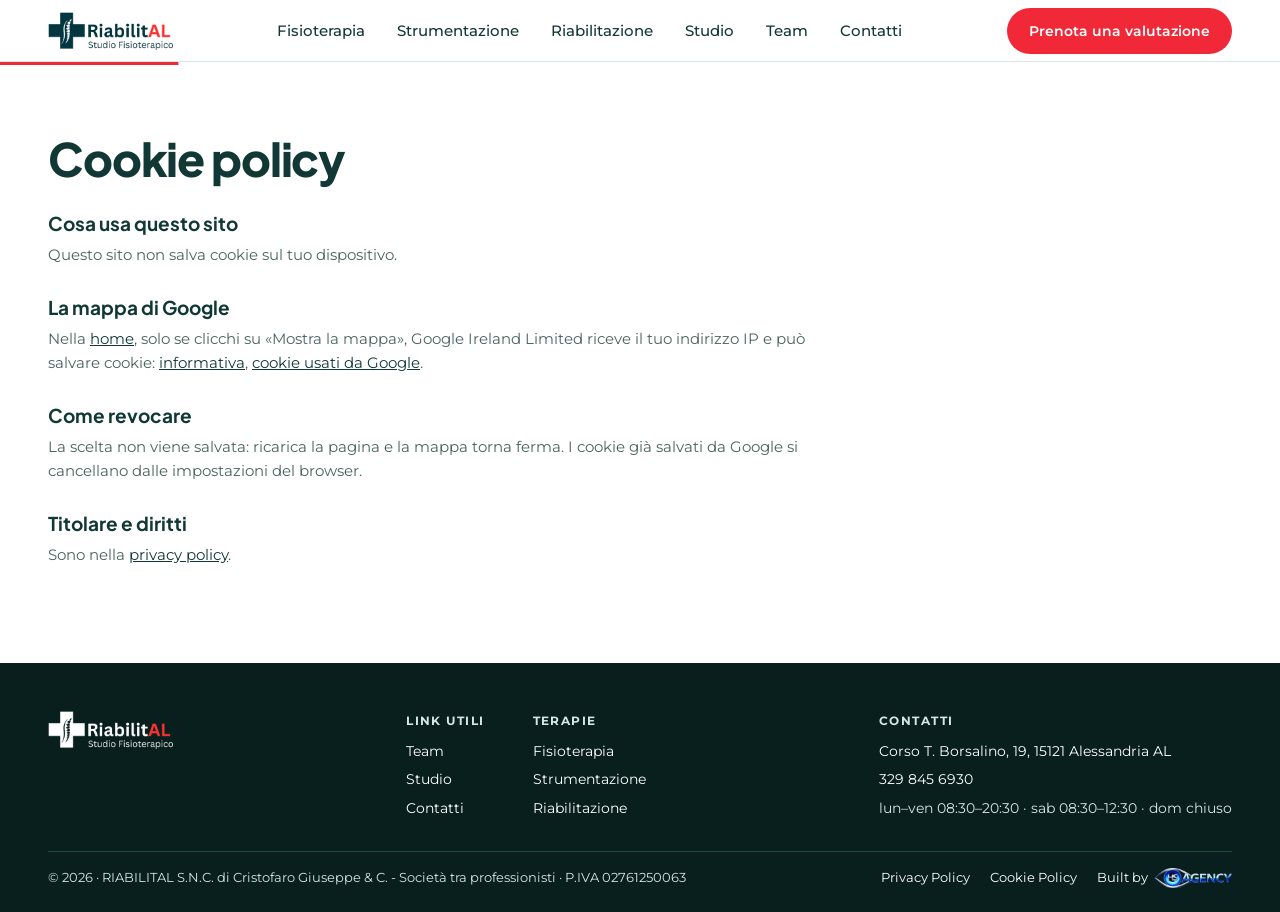
<file: cookie-policy/index.html>
<!doctype html>
<html lang="it">
<head>
<meta charset="utf-8">
<meta name="viewport" content="width=device-width, initial-scale=1">
<title>Cookie policy | RiabilitAL - Studio di Fisioterapia</title>
<meta name="description" content="Cookie policy di RiabilitAL - Studio di Fisioterapia ad Alessandria: la mappa di Google e come revocare.">
<link rel="canonical" href="https://riabilital.it/cookie-policy/">
<link rel="icon" href="/favicon.ico" sizes="any">
<link rel="icon" type="image/png" sizes="32x32" href="/assets/img/favicon-32.png">
<link rel="apple-touch-icon" href="/apple-touch-icon.png">
<link rel="preload" href="/assets/fonts/plus-jakarta-sans-latin.woff2" as="font" type="font/woff2" crossorigin>
<link rel="preload" href="/assets/fonts/montserrat-latin.woff2" as="font" type="font/woff2" crossorigin>
<link rel="stylesheet" href="/assets/css/style.css?v=20">
</head>
<body>

<!-- NAVBAR: voci che portano alle sezioni della pagina. Sotto i 1024 px il bottone apre il menu del telefono (13/11). -->
<header class="nav">
<a href="/" class="nav-logo" aria-label="RiabilitAL, vai alla home"><img class="nav-logo-img" src="/assets/img/logo-riabilital.png" alt="RiabilitAL - Studio di Fisioterapia" width="374" height="114"></a>
<nav class="nav-link solo-d" aria-label="Menu principale">
<a href="/#fisioterapia">Fisioterapia</a><a href="/#strumentazione">Strumentazione</a><a href="/#riabilitazione">Riabilitazione</a><a href="/#studio">Studio</a><a href="/#team">Team</a><a href="/#contatti">Contatti</a>
</nav>
<div class="nav-azioni">
<a href="https://wa.me/393298456930?text=Buongiorno%2C%20vorrei%20prenotare%20una%20valutazione%20fisioterapica.%20Avete%20posto..." class="btn cta nav-cta">Prenota una valutazione</a>
<button type="button" class="nav-menu solo-m" aria-label="Apri il menu" aria-expanded="false" aria-controls="menu-mobile" data-menu-bottone><svg width="22" height="22" viewBox="0 0 24 24" fill="none" stroke="currentColor" stroke-width="2" stroke-linecap="round" aria-hidden="true"><path d="M4 7h16M4 12h16M4 17h16"/></svg></button>
</div>
<nav id="menu-mobile" class="nav-mobile solo-m" aria-label="Menu" hidden data-menu-mobile>
<a href="/#fisioterapia">Fisioterapia</a><a href="/#strumentazione">Strumentazione</a><a href="/#riabilitazione">Riabilitazione</a><a href="/#studio">Studio</a><a href="/#team">Team</a><a href="/#contatti">Contatti</a>
</nav>
</header>
<!-- Barra di avanzamento della pagina, subito sotto la navbar: stessa barra del sito di prova di Francesco (rossa, 2,5 px, molla stiffness 100 / damping 30), 13/11 -->
<div class="avanzamento" data-avanzamento aria-hidden="true"></div>

<main>
<section class="legale">
<div class="wrap">
<h1>Cookie policy</h1>
<h2>Cosa usa questo sito</h2>
<p>Questo sito non salva cookie sul tuo dispositivo.</p>
<h2>La mappa di Google</h2>
<p>Nella <a href="/#contatti">home</a>, solo se clicchi su «Mostra la mappa», Google Ireland Limited riceve il tuo indirizzo IP e può salvare cookie: <a href="https://policies.google.com/privacy?hl=it">informativa</a>, <a href="https://policies.google.com/technologies/cookies?hl=it">cookie usati da Google</a>.</p>
<h2>Come revocare</h2>
<p>La scelta non viene salvata: ricarica la pagina e la mappa torna ferma. I cookie già salvati da Google si cancellano dalle impostazioni del browser.</p>
<h2>Titolare e diritti</h2>
<p>Sono nella <a href="/privacy-policy/">privacy policy</a>.</p>
</div>
</section>
</main>

<!-- FOOTER (12/11). "Link utili" porta alle sezioni della home; quando ci saranno le pagine, porterà alle pagine. -->
<footer class="footer scuro">
<div class="wrap footer-griglia">
<!-- LOGO: versione chiara per i fondi scuri (bianco + "AL" rosso, fondo trasparente), creata il 12/11 su richiesta di Gabriele. La navbar usa l'originale. -->
<a href="/" class="footer-logo" aria-label="RiabilitAL, vai alla home"><img src="/assets/img/logo-riabilital-chiaro.png" alt="RiabilitAL - Studio di Fisioterapia" width="374" height="114" loading="lazy" decoding="async"></a>
<!-- i sei link in due colonne: Link utili e Terapie (13/11) -->
<div class="footer-link">
<nav class="footer-col" aria-label="Link utili">
<p class="footer-titolo">Link utili</p>
<ul class="footer-lista">
<li><a href="/#team">Team</a></li>
<li><a href="/#studio">Studio</a></li>
<li><a href="/#contatti">Contatti</a></li>
</ul>
</nav>
<nav class="footer-col" aria-label="Terapie">
<p class="footer-titolo">Terapie</p>
<ul class="footer-lista">
<li><a href="/#fisioterapia">Fisioterapia</a></li>
<li><a href="/#strumentazione">Strumentazione</a></li>
<li><a href="/#riabilitazione">Riabilitazione</a></li>
</ul>
</nav>
</div>
<div class="footer-col">
<p class="footer-titolo">Contatti</p>
<address class="footer-contatti">
<a href="https://maps.google.com/?cid=10220952688329735269">Corso T. Borsalino, 19, 15121 Alessandria AL</a>
<a href="tel:+393298456930">329 845 6930</a>
</address>
<p class="footer-orari">lun–ven 08:30–20:30 · sab 08:30–12:30 · dom chiuso</p>
</div>
</div>
<div class="wrap">
<div class="footer-basso">
<p>© 2026 · RIABILITAL S.N.C. di Cristofaro Giuseppe &amp; C. - Società tra professionisti · P.IVA 02761250063</p>
<p class="footer-link-bassi"><a href="/privacy-policy/">Privacy Policy</a><a href="/cookie-policy/">Cookie Policy</a><a href="https://hsagency-seo.com" class="footer-firma">Built by <img src="/assets/img/logo-hs-agency.webp" alt="HS Agency" width="234" height="60" loading="lazy" decoding="async"></a></p>
</div>
</div>
</footer>

<script src="/assets/js/main.js?v=8" defer></script>
</body>
</html>
</file>
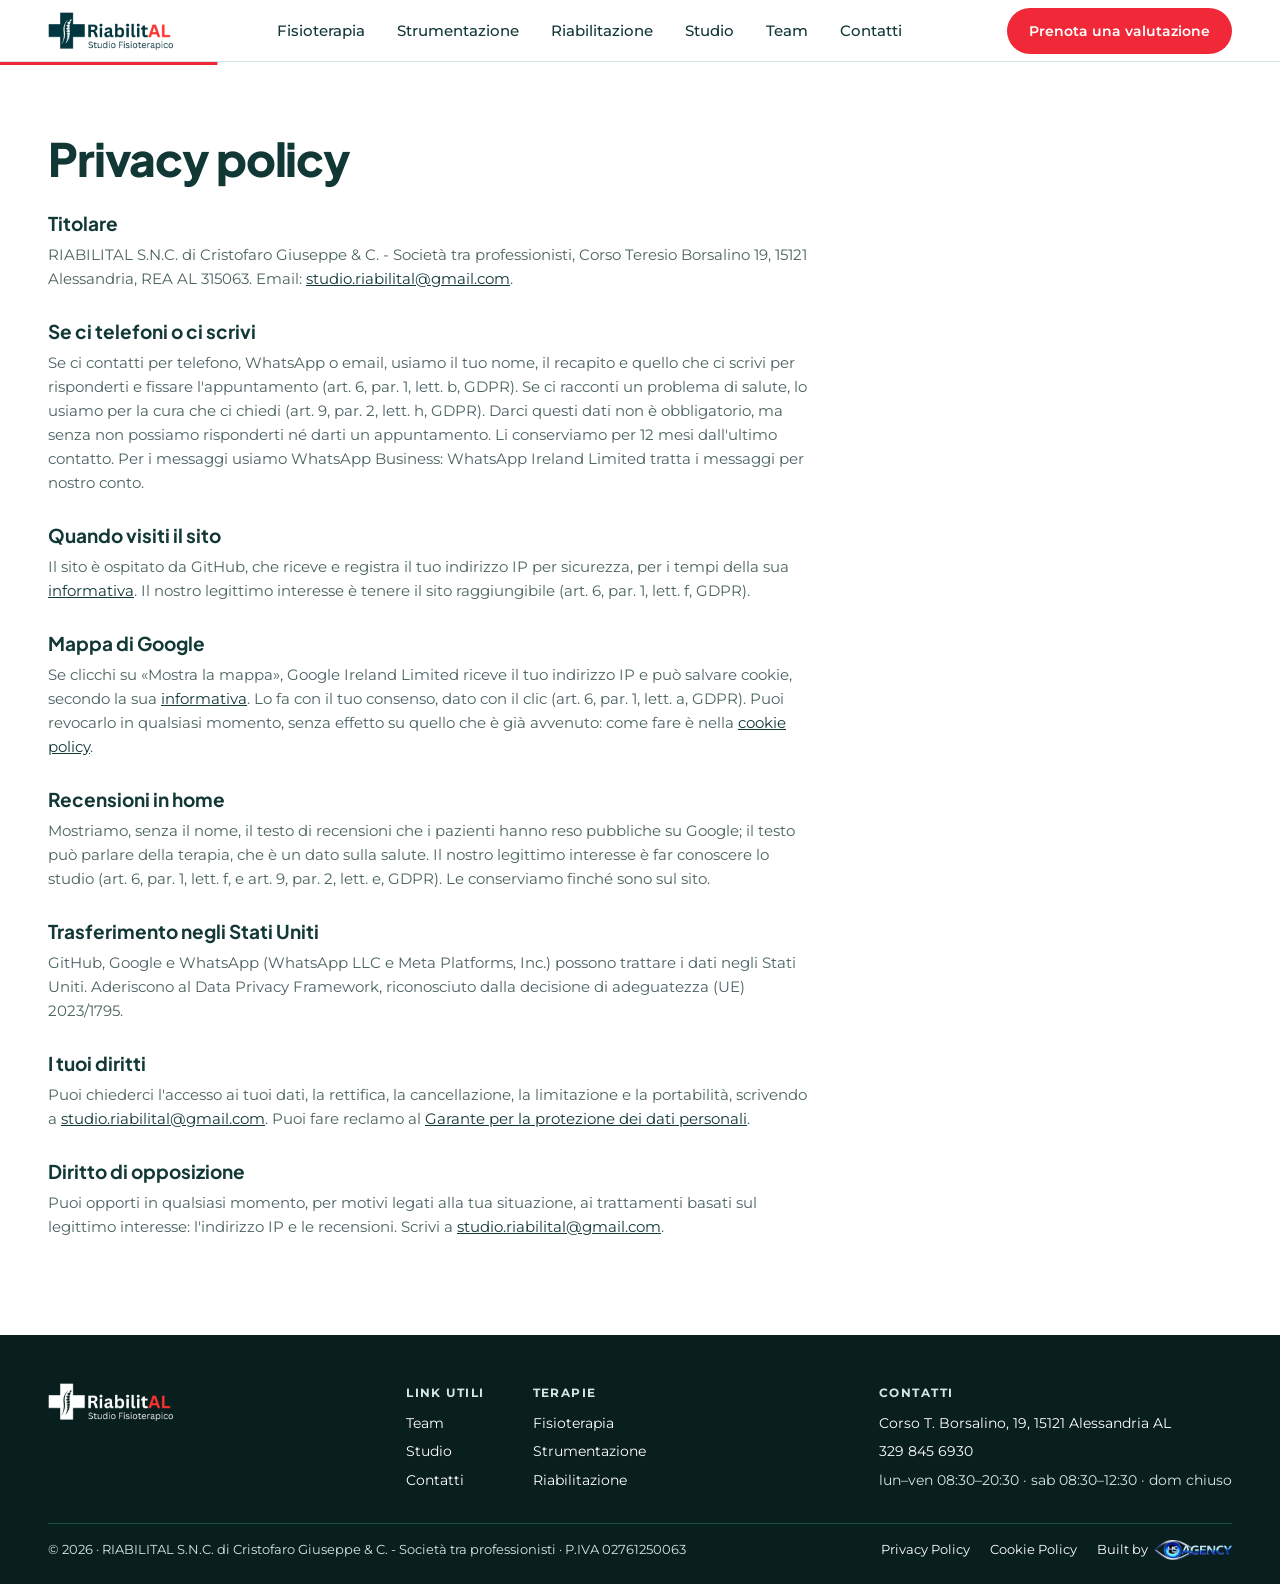
<file: privacy-policy/index.html>
<!doctype html>
<html lang="it">
<head>
<meta charset="utf-8">
<meta name="viewport" content="width=device-width, initial-scale=1">
<title>Privacy policy | RiabilitAL - Studio di Fisioterapia</title>
<meta name="description" content="Privacy policy di RiabilitAL - Studio di Fisioterapia ad Alessandria: titolare, dati usati e diritti.">
<link rel="canonical" href="https://riabilital.it/privacy-policy/">
<link rel="icon" href="/favicon.ico" sizes="any">
<link rel="icon" type="image/png" sizes="32x32" href="/assets/img/favicon-32.png">
<link rel="apple-touch-icon" href="/apple-touch-icon.png">
<link rel="preload" href="/assets/fonts/plus-jakarta-sans-latin.woff2" as="font" type="font/woff2" crossorigin>
<link rel="preload" href="/assets/fonts/montserrat-latin.woff2" as="font" type="font/woff2" crossorigin>
<link rel="stylesheet" href="/assets/css/style.css?v=20">
</head>
<body>

<!-- NAVBAR: voci che portano alle sezioni della pagina. Sotto i 1024 px il bottone apre il menu del telefono (13/11). -->
<header class="nav">
<a href="/" class="nav-logo" aria-label="RiabilitAL, vai alla home"><img class="nav-logo-img" src="/assets/img/logo-riabilital.png" alt="RiabilitAL - Studio di Fisioterapia" width="374" height="114"></a>
<nav class="nav-link solo-d" aria-label="Menu principale">
<a href="/#fisioterapia">Fisioterapia</a><a href="/#strumentazione">Strumentazione</a><a href="/#riabilitazione">Riabilitazione</a><a href="/#studio">Studio</a><a href="/#team">Team</a><a href="/#contatti">Contatti</a>
</nav>
<div class="nav-azioni">
<a href="https://wa.me/393298456930?text=Buongiorno%2C%20vorrei%20prenotare%20una%20valutazione%20fisioterapica.%20Avete%20posto..." class="btn cta nav-cta">Prenota una valutazione</a>
<button type="button" class="nav-menu solo-m" aria-label="Apri il menu" aria-expanded="false" aria-controls="menu-mobile" data-menu-bottone><svg width="22" height="22" viewBox="0 0 24 24" fill="none" stroke="currentColor" stroke-width="2" stroke-linecap="round" aria-hidden="true"><path d="M4 7h16M4 12h16M4 17h16"/></svg></button>
</div>
<nav id="menu-mobile" class="nav-mobile solo-m" aria-label="Menu" hidden data-menu-mobile>
<a href="/#fisioterapia">Fisioterapia</a><a href="/#strumentazione">Strumentazione</a><a href="/#riabilitazione">Riabilitazione</a><a href="/#studio">Studio</a><a href="/#team">Team</a><a href="/#contatti">Contatti</a>
</nav>
</header>
<!-- Barra di avanzamento della pagina, subito sotto la navbar: stessa barra del sito di prova di Francesco (rossa, 2,5 px, molla stiffness 100 / damping 30), 13/11 -->
<div class="avanzamento" data-avanzamento aria-hidden="true"></div>

<main>
<section class="legale">
<div class="wrap">
<h1>Privacy policy</h1>
<h2>Titolare</h2>
<p>RIABILITAL S.N.C. di Cristofaro Giuseppe &amp; C. - Società tra professionisti, Corso Teresio Borsalino 19, 15121 Alessandria, REA AL 315063. Email: <a href="mailto:studio.riabilital@gmail.com">studio.riabilital@gmail.com</a>.</p>
<h2>Se ci telefoni o ci scrivi</h2>
<p>Se ci contatti per telefono, WhatsApp o email, usiamo il tuo nome, il recapito e quello che ci scrivi per risponderti e fissare l'appuntamento (art. 6, par. 1, lett. b, GDPR). Se ci racconti un problema di salute, lo usiamo per la cura che ci chiedi (art. 9, par. 2, lett. h, GDPR). Darci questi dati non è obbligatorio, ma senza non possiamo risponderti né darti un appuntamento. Li conserviamo per 12 mesi dall'ultimo contatto. Per i messaggi usiamo WhatsApp Business: WhatsApp Ireland Limited tratta i messaggi per nostro conto.</p>
<h2>Quando visiti il sito</h2>
<p>Il sito è ospitato da GitHub, che riceve e registra il tuo indirizzo IP per sicurezza, per i tempi della sua <a href="https://docs.github.com/en/site-policy/privacy-policies/github-general-privacy-statement">informativa</a>. Il nostro legittimo interesse è tenere il sito raggiungibile (art. 6, par. 1, lett. f, GDPR).</p>
<h2>Mappa di Google</h2>
<p>Se clicchi su «Mostra la mappa», Google Ireland Limited riceve il tuo indirizzo IP e può salvare cookie, secondo la sua <a href="https://policies.google.com/privacy?hl=it">informativa</a>. Lo fa con il tuo consenso, dato con il clic (art. 6, par. 1, lett. a, GDPR). Puoi revocarlo in qualsiasi momento, senza effetto su quello che è già avvenuto: come fare è nella <a href="/cookie-policy/">cookie policy</a>.</p>
<h2>Recensioni in home</h2>
<p>Mostriamo, senza il nome, il testo di recensioni che i pazienti hanno reso pubbliche su Google; il testo può parlare della terapia, che è un dato sulla salute. Il nostro legittimo interesse è far conoscere lo studio (art. 6, par. 1, lett. f, e art. 9, par. 2, lett. e, GDPR). Le conserviamo finché sono sul sito.</p>
<h2>Trasferimento negli Stati Uniti</h2>
<p>GitHub, Google e WhatsApp (WhatsApp LLC e Meta Platforms, Inc.) possono trattare i dati negli Stati Uniti. Aderiscono al Data Privacy Framework, riconosciuto dalla decisione di adeguatezza (UE) 2023/1795.</p>
<h2>I tuoi diritti</h2>
<p>Puoi chiederci l'accesso ai tuoi dati, la rettifica, la cancellazione, la limitazione e la portabilità, scrivendo a <a href="mailto:studio.riabilital@gmail.com">studio.riabilital@gmail.com</a>. Puoi fare reclamo al <a href="https://www.garanteprivacy.it">Garante per la protezione dei dati personali</a>.</p>
<h2>Diritto di opposizione</h2>
<p>Puoi opporti in qualsiasi momento, per motivi legati alla tua situazione, ai trattamenti basati sul legittimo interesse: l'indirizzo IP e le recensioni. Scrivi a <a href="mailto:studio.riabilital@gmail.com">studio.riabilital@gmail.com</a>.</p>
</div>
</section>
</main>

<!-- FOOTER (12/11). "Link utili" porta alle sezioni della home; quando ci saranno le pagine, porterà alle pagine. -->
<footer class="footer scuro">
<div class="wrap footer-griglia">
<!-- LOGO: versione chiara per i fondi scuri (bianco + "AL" rosso, fondo trasparente), creata il 12/11 su richiesta di Gabriele. La navbar usa l'originale. -->
<a href="/" class="footer-logo" aria-label="RiabilitAL, vai alla home"><img src="/assets/img/logo-riabilital-chiaro.png" alt="RiabilitAL - Studio di Fisioterapia" width="374" height="114" loading="lazy" decoding="async"></a>
<!-- i sei link in due colonne: Link utili e Terapie (13/11) -->
<div class="footer-link">
<nav class="footer-col" aria-label="Link utili">
<p class="footer-titolo">Link utili</p>
<ul class="footer-lista">
<li><a href="/#team">Team</a></li>
<li><a href="/#studio">Studio</a></li>
<li><a href="/#contatti">Contatti</a></li>
</ul>
</nav>
<nav class="footer-col" aria-label="Terapie">
<p class="footer-titolo">Terapie</p>
<ul class="footer-lista">
<li><a href="/#fisioterapia">Fisioterapia</a></li>
<li><a href="/#strumentazione">Strumentazione</a></li>
<li><a href="/#riabilitazione">Riabilitazione</a></li>
</ul>
</nav>
</div>
<div class="footer-col">
<p class="footer-titolo">Contatti</p>
<address class="footer-contatti">
<a href="https://maps.google.com/?cid=10220952688329735269">Corso T. Borsalino, 19, 15121 Alessandria AL</a>
<a href="tel:+393298456930">329 845 6930</a>
</address>
<p class="footer-orari">lun–ven 08:30–20:30 · sab 08:30–12:30 · dom chiuso</p>
</div>
</div>
<div class="wrap">
<div class="footer-basso">
<p>© 2026 · RIABILITAL S.N.C. di Cristofaro Giuseppe &amp; C. - Società tra professionisti · P.IVA 02761250063</p>
<p class="footer-link-bassi"><a href="/privacy-policy/">Privacy Policy</a><a href="/cookie-policy/">Cookie Policy</a><a href="https://hsagency-seo.com" class="footer-firma">Built by <img src="/assets/img/logo-hs-agency.webp" alt="HS Agency" width="234" height="60" loading="lazy" decoding="async"></a></p>
</div>
</div>
</footer>

<script src="/assets/js/main.js?v=8" defer></script>
</body>
</html>
</file>
<file: assets/css/style.css>
/* RiabilitAL — home. Fonte: design/finale/FINALE-desktop.html (1440) e FINALE-mobile.html (390).
   Mobile prima. Breakpoint (approvati 12/11):
   <768 tavola mobile, margini 20 · 768–1023 tavola mobile, margini 48, team su 3 colonne
   ≥1024 tavola desktop · 1024–1199 Strumentazione impilata (orbita sopra, scheda sotto) */

/* ═══ Font serviti dal sito (13/11, prima da Google Fonts). File variabili di Google Fonts, licenza OFL:
   Plus Jakarta Sans 700–800 (il 900 Google non lo ha mai servito: resta 800 come prima), Montserrat 300–700 ═══ */
@font-face{font-family:'Plus Jakarta Sans';font-style:normal;font-weight:700 800;font-display:swap;src:url(../fonts/plus-jakarta-sans-latin-ext.woff2) format('woff2');unicode-range:U+0100-02BA,U+02BD-02C5,U+02C7-02CC,U+02CE-02D7,U+02DD-02FF,U+0304,U+0308,U+0329,U+1D00-1DBF,U+1E00-1E9F,U+1EF2-1EFF,U+2020,U+20A0-20AB,U+20AD-20C4,U+2113,U+2C60-2C7F,U+A720-A7FF}
@font-face{font-family:'Plus Jakarta Sans';font-style:normal;font-weight:700 800;font-display:swap;src:url(../fonts/plus-jakarta-sans-latin.woff2) format('woff2');unicode-range:U+0000-00FF,U+0131,U+0152-0153,U+02BB-02BC,U+02C6,U+02DA,U+02DC,U+0304,U+0308,U+0329,U+2000-206F,U+20AC,U+2122,U+2191,U+2193,U+2212,U+2215,U+FEFF,U+FFFD}
@font-face{font-family:'Montserrat';font-style:normal;font-weight:300 700;font-display:swap;src:url(../fonts/montserrat-latin-ext.woff2) format('woff2');unicode-range:U+0100-02BA,U+02BD-02C5,U+02C7-02CC,U+02CE-02D7,U+02DD-02FF,U+0304,U+0308,U+0329,U+1D00-1DBF,U+1E00-1E9F,U+1EF2-1EFF,U+2020,U+20A0-20AB,U+20AD-20C4,U+2113,U+2C60-2C7F,U+A720-A7FF}
@font-face{font-family:'Montserrat';font-style:normal;font-weight:300 700;font-display:swap;src:url(../fonts/montserrat-latin.woff2) format('woff2');unicode-range:U+0000-00FF,U+0131,U+0152-0153,U+02BB-02BC,U+02C6,U+02DA,U+02DC,U+0304,U+0308,U+0329,U+2000-206F,U+20AC,U+2122,U+2191,U+2193,U+2212,U+2215,U+FEFF,U+FFFD}

/* ═══ Sistema ═══ */
:root{
  /* colori (NOTE-FINALE.md) */
  --verde:#113835;
  --verde-scuro:#081f1d;
  --verde-medio:#184d49;
  --grigio:#4b6360;
  --menta:#d5e7e4;
  --menta-chiaro:#f0f7f6;
  --fondo:#f8faf9;
  --bianco:#ffffff;
  --cta:#f02837;
  --cta-hover:#d41c2a;
  --cta-attivo:#b81220;
  --rosa:#fde8ea;
  --stelle:#ffb800;
  /* i verdi del sistema con trasparenza: ombre e veli delle foto */
  --ombra-lift:0 10px 24px rgba(17,56,53,.08);
  --ombra-hov:0 22px 48px rgba(17,56,53,.14);
  --ombra-nodo:0 8px 20px rgba(8,31,29,.4);
  --ombra-testo:0 2px 12px rgba(8,31,29,.6);
  --velo-pannello:linear-gradient(180deg,rgba(8,31,29,0) 35%,rgba(8,31,29,.78) 100%);
  --velo-foto:linear-gradient(180deg,rgba(8,31,29,0) 40%,rgba(8,31,29,.8) 100%);

  /* caratteri */
  --font-titoli:'Plus Jakarta Sans',Montserrat,Arial,sans-serif;
  --font-testo:Montserrat,'Segoe UI',Arial,sans-serif;

  /* raggi — valori della tavola; quelli fuori da "8–16 / 56" di NOTE-FINALE sono registrati nel DESIGN-BRIEF (decisione 12/11) */
  --r-pill:999px;
  --r-sezione:36px;      /* desktop 56 */
  --r-tessera:18px;      /* desktop 20 */
  --r-foto:18px;         /* desktop 24 */
  --r-recensione:16px;   /* desktop 18 */
  --r-hero3d:22px;       /* desktop 28 */
  --r-card:16px;
  --r-ph:14px;
  --r-ico:12px;          /* desktop 13 */
  --r-menu:12px;
  --r-tacca:3px;

  /* misure che cambiano fra mobile e desktop */
  --gutter:20px;
  --h2:32px;
  --nav-h:56px;          /* desktop 62: l'elemento più alto (44 / 46) più 6 / 8 px sopra e sotto */
}

/* ═══ Base ═══ */
*,*::before,*::after{box-sizing:border-box}
/* nella tavola questi elementi misurano bordo e padding fuori dalla larghezza: si tiene la stessa misura */
.rec,.faq-icona,.hero-3d-anello,.orbita-anello{box-sizing:content-box}
/* la navbar resta fissa in alto: gli ancoraggi (#fisioterapia ecc.) si fermano sotto */
html{scroll-padding-top:var(--nav-h)}
body{margin:0;background:var(--bianco);color:var(--verde);font-family:var(--font-testo);-webkit-font-smoothing:antialiased}
h1,h2,h3,h4{font-family:var(--font-titoli);margin:0;color:inherit}
p,figure,dl,dd{margin:0}
a{color:inherit;text-decoration:none}
button{font-family:inherit}
svg{flex:none}
:focus-visible{outline:2px solid var(--verde);outline-offset:2px}
.scuro :focus-visible{outline-color:var(--bianco)}
.scuro .scheda :focus-visible{outline-color:var(--verde)}
/* al tocco sul telefono niente riquadro azzurro (13/11): il fuoco da tastiera resta quello sopra */
a,button{-webkit-tap-highlight-color:transparent}
.node{-webkit-user-select:none;user-select:none}

.wrap{max-width:1376px;margin:0 auto;padding:0 var(--gutter);width:100%}

/* ═══ Componenti ═══ */
.btn{display:inline-flex;align-items:center;justify-content:center;gap:10px;border-radius:var(--r-pill);padding:0 22px;height:52px;font-weight:600;font-size:15px;white-space:nowrap;border:0;cursor:pointer}
.btn svg{transition:transform .25s}
.btn:hover svg{transform:translateX(4px)}
.cta{background:var(--cta);color:var(--bianco)}
.cta:hover{background:var(--cta-hover)}
.cta:active{background:var(--cta-attivo)}
.btn-chiaro{border:1.5px solid var(--menta);color:var(--bianco);background:transparent}
.btn-linea{border:1.5px solid var(--verde);color:var(--verde);background:transparent}

.chip{display:inline-flex;align-items:center;gap:6px;border-radius:var(--r-pill);padding:7px 12px;font-size:12px;font-weight:600;white-space:nowrap}
.chip-buio{background:var(--verde-scuro);color:var(--menta);border:1px solid var(--verde-medio)}
.chip-menta{background:var(--menta-chiaro);color:var(--verde)}
.chip-verde{background:var(--verde);color:var(--bianco)}
.chip-bianco{background:var(--bianco);color:var(--verde)}

.tile{background:var(--bianco);border:1px solid var(--menta);border-radius:var(--r-tessera)}
.lift{box-shadow:var(--ombra-lift)}

/* segnaposto foto: la didascalia dice quale foto va dove (anche in data-foto) */
.ph{background:var(--menta);border-radius:var(--r-ph);display:flex;flex-direction:column;align-items:center;justify-content:center;gap:6px;color:var(--grigio);font-size:12px;font-weight:500;text-align:center;padding:12px;line-height:1.4}
/* foto vera al posto del segnaposto: stesso riquadro, la foto lo riempie senza deformarsi */
img.ph,img.pph{width:100%;object-fit:cover;padding:0;vertical-align:top}
img.pph,.pt img.ph{height:100%;padding:0}

.eyebrow{font-size:12px;font-weight:700;letter-spacing:.12em;text-transform:uppercase;color:var(--grigio)}
.h2{font-size:var(--h2);font-weight:800;letter-spacing:-.025em;line-height:1.06}
.lead{font-size:15px;line-height:1.55;color:var(--grigio)}
.stars{display:inline-flex;gap:2px}
.stella{color:var(--stelle)}
.ico{width:40px;height:40px;border-radius:var(--r-ico);background:var(--menta);display:flex;align-items:center;justify-content:center;color:var(--verde);flex:none}
.ico svg{width:20px;height:20px}

/* parole grandi di sfondo, in contorno */
.ghost{font-family:var(--font-titoli);font-weight:900;letter-spacing:-.04em;color:transparent;-webkit-text-stroke:1px var(--menta);pointer-events:none;user-select:none;line-height:1}
/* la scritta si vede sempre intera: --em è la sua larghezza in em, il carattere scende con lo schermo (24/11, chiesto da Gabriele) */
.ghost-sez{--em:3.6;position:absolute;left:14px;top:14px;font-size:min(96px,calc((100vw - 28px) / var(--em)));letter-spacing:-.05em;white-space:nowrap}
.ghost-fisio{--em:6.35}
.ghost-strum{--em:5.3}
.ghost-riab{--em:7.2}

.dots{background-image:radial-gradient(var(--verde-medio) 1.2px,transparent 1.6px);background-size:22px 22px}

/* testata delle sezioni */
.sez-testa{position:relative;display:flex;flex-direction:column;gap:12px}
.sez-titoli{display:flex;flex-direction:column;gap:12px}

/* ═══ Movimento ═══ */
@keyframes spin{to{transform:rotate(360deg)}}
@keyframes spinr{from{transform:rotate(0deg)}to{transform:rotate(-360deg)}}
@keyframes mq{from{transform:translateX(0)}to{transform:translateX(-50%)}}
@keyframes mqr{from{transform:translateX(-50%)}to{transform:translateX(0)}}
@keyframes pulse{from{transform:scale(1);opacity:.7}to{transform:scale(2.8);opacity:0}}
.pulse{animation:pulse 2.2s ease-out infinite}
.halo{animation:spin 14s linear infinite;background:conic-gradient(from 0deg,var(--menta) 0deg,var(--verde-medio) 120deg,var(--verde) 200deg,var(--menta) 360deg)}
.zoom{transition:transform .5s}
.zoomwrap:hover .zoom{transform:scale(1.04)}

/* modelli 3D (model-viewer): riempiono il loro riquadro, fondo trasparente anche mentre caricano */
model-viewer{background:transparent;--poster-color:transparent}
.hero-3d model-viewer{width:100%;height:100%}
/* colonna della hero (13/11): i tocchi li gestisce main.js; si gira solo sulla colonna o dentro il cerchio, fuori la pagina scorre */
.hero-3d model-viewer{pointer-events:none}
.hero-3d-anello{cursor:grab}
@media (hover:hover) and (pointer:fine){.hero-3d{cursor:grab}}
.hero-3d.trascina,.hero-3d.trascina .hero-3d-anello{cursor:grabbing}
.modello-3d model-viewer{width:170px;height:170px}

/* ═══ Navbar (voci e menu si sistemano al passo 17). Fissa in alto mentre si scorre, fondo bianco pieno ═══ */
/* --stretta: quanti pixel mancano ai 380 che servono alla barra; sotto quella larghezza spazi e logo si riducono in proporzione */
.nav{--stretta:clamp(0px,380px - 100vw,60px);background:var(--bianco);width:100%;height:var(--nav-h);padding:0 calc(16px - var(--stretta)*.1) 0 calc(20px - var(--stretta)*.1);display:flex;align-items:center;justify-content:space-between;gap:calc(12px - var(--stretta)*.1);border-bottom:1px solid var(--menta);position:sticky;top:0;z-index:10}
/* barra di avanzamento della pagina (13/11): come nel sito di prova di Francesco, ma subito sotto la navbar */
.avanzamento{position:fixed;top:var(--nav-h);left:0;right:0;height:2.5px;background:var(--cta);transform:scaleX(0);transform-origin:left;z-index:11;pointer-events:none}
.nav-logo{display:flex;align-items:center;gap:8px}
/* logo vero: alto 32 px, 38 su desktop (non si ingrandisce: deciso il 12/11) */
.nav-logo-img{height:calc(32px - var(--stretta)*.14);width:auto;display:block}
.nav-link{display:flex;align-items:center;gap:32px;font-size:15px;font-weight:500;color:var(--verde)}
.nav-azioni{display:flex;align-items:center;gap:calc(8px - var(--stretta)*.05)}
.nav-cta{height:38px;padding:0 calc(14px - var(--stretta)*.13);font-size:calc(13px - var(--stretta)*.04)}
/* menu del telefono (13/11): pannello bianco che scende sotto la navbar */
.nav-mobile{position:absolute;top:100%;left:0;right:0;background:var(--bianco);border-bottom:1px solid var(--menta);box-shadow:var(--ombra-lift);padding:4px var(--gutter) 12px;display:flex;flex-direction:column}
.nav-mobile[hidden]{display:none}
.nav-mobile a{padding:14px 0;font-size:16px;font-weight:600;color:var(--verde);border-bottom:1px solid var(--menta)}
.nav-mobile a:last-child{border-bottom:0}
.nav-menu{width:44px;height:44px;border-radius:var(--r-menu);border:1px solid var(--menta);background:var(--bianco);display:flex;align-items:center;justify-content:center;color:var(--verde);cursor:pointer;padding:0}

/* ═══ Hero ═══ */
.hero{background:var(--verde);color:var(--bianco);position:relative;overflow:hidden}
.hero-griglia{display:flex;flex-direction:column;gap:22px;padding-top:40px;padding-bottom:36px}
.hero-testo{display:contents}
.hero-3d-col{order:1}
.hero-numeri{order:2}
.hero-h1{align-self:flex-start;border:1px solid var(--verde-medio);background:var(--verde-scuro);color:var(--menta);font-family:var(--font-testo)}
.hero-h1 .ic-pin{width:14px;height:14px}
.hero-titolo{font-family:var(--font-titoli);font-size:42px;font-weight:800;line-height:1.02;letter-spacing:-.03em;color:var(--bianco)}
.hero-sotto{font-size:16px;line-height:1.55;color:var(--menta);font-weight:300}
.hero-cta{display:flex;flex-direction:column;gap:10px}
/* sotto i 392 px il testo del bottone rosso non sta su una riga: il carattere dei due bottoni si riduce con lo schermo */
.hero-cta .btn{font-size:clamp(12px,(100vw - 96px)*.0507,15px)}
/* bottone con la frase intera della valutazione gratuita: dove non sta su una riga va a capo (24/11) */
.btn-lungo{height:auto;min-height:52px;padding-top:12px;padding-bottom:12px;white-space:normal;text-wrap:balance;text-align:center;line-height:1.25}
.btn-lungo svg{flex:none}
.hero-numeri{display:grid;grid-template-columns:repeat(3,minmax(0,1fr));gap:12px;border-top:1px solid var(--verde-medio);padding-top:18px}
.hero-numeri div{display:flex;flex-direction:column;gap:3px}
.hero-numeri strong{font-family:var(--font-titoli);font-size:22px;font-weight:800;line-height:1;display:inline-flex;align-items:center;gap:4px}
.hero-numeri strong svg{width:16px;height:16px}
.hero-numeri span{font-size:11px;color:var(--menta);line-height:1.3}
.hero-3d{position:relative;width:100%;height:400px;border-radius:var(--r-hero3d);background:radial-gradient(circle at 50% 48%,var(--verde-medio) 0%,var(--verde) 62%);display:flex;align-items:center;justify-content:center;overflow:hidden}
.hero-3d-anello{position:absolute;width:300px;height:300px;border-radius:50%;border:1px solid var(--verde-medio);left:50%;top:50%;transform:translate(-50%,-50%)}
/* le 4 zone della colonna: in fila alla stessa distanza, fuori dall'ingombro del bacino che gira; ogni punto al centro della sua zona */
.hotspot{position:absolute;left:min(calc(50% + 68px),calc(100% - 92px));transform:translateY(-50%);display:flex;align-items:center;gap:8px}
.hotspot:nth-of-type(1){top:18.5%}
.hotspot:nth-of-type(2){top:40%}
.hotspot:nth-of-type(3){top:63%}
.hotspot:nth-of-type(4){top:76%}
.hotspot-punto{position:relative;width:10px;height:10px;display:block}
.hotspot-punto span{position:absolute;inset:0;border-radius:50%}
.hotspot-punto .pulse{background:var(--menta)}
.hotspot-punto span+span{background:var(--bianco);border:2px solid var(--verde)}
.hotspot .chip{background:var(--bianco);color:var(--verde);padding:5px 10px;font-size:11px}

/* ═══ Fisioterapia ═══ */
.sez{background:var(--fondo);padding:56px 0;position:relative;overflow:hidden}
.fisio .h2{font-size:30px;line-height:1.08}
.fisio-corpo{position:relative;display:flex;flex-direction:column;gap:16px}
.fisio .sez-testa{padding-top:56px}
.serv-area{display:flex;flex-direction:column;gap:16px}
.serv-big{display:flex;flex-direction:column;gap:16px}
.serv-small{display:grid;grid-template-columns:repeat(2,minmax(0,1fr));gap:10px}
/* .sc .pw .hd .ico .tb .ts .lt .sl: struttura delle tessere usata dalla rotazione (main.js) */
.sc{display:flex;flex-direction:column;overflow:hidden}
.sc .pw{overflow:hidden}
.sc .ph{height:170px}
.sc .bd{display:flex;flex-direction:column;gap:10px}
.sc .hd{display:flex;align-items:center;gap:10px}
.sc.big{padding:14px;gap:14px}
.sc.big .bd{padding:0 6px 6px}
.sc.small{padding:16px;gap:8px}
.sc.small .bd{gap:8px}
.sc.small .hd{justify-content:space-between}
.sc .tb{font-size:22px;font-weight:800;letter-spacing:-.02em}
.sc .lt{font-size:13.5px;line-height:1.55;color:var(--grigio)}
.sc .ts{font-size:15px;font-weight:800}
.sc .sl{font-size:12px;line-height:1.45;color:var(--grigio)}
.sc.small .pw,.sc.small .tb,.sc.small .lt{display:none}
.sc.big .ts,.sc.big .sl{display:none}

/* ═══ Strumentazione ═══ */
.strum{background:var(--verde);color:var(--bianco);padding:56px 0;border-radius:var(--r-sezione);position:relative;overflow:hidden;--orbita:260px;--raggio:130px}
.strum .sez-testa .eyebrow,.strum .sez-testa .lead{color:var(--menta)}
.strum-corpo{position:relative;display:flex;flex-direction:column;gap:18px}
.strum-griglia{display:flex;flex-direction:column;gap:18px}
.orbita-palco{position:relative;height:360px;display:flex;align-items:center;justify-content:center;margin:0 calc(-1 * var(--gutter))}
.orbita-anello,.orbita-alone{position:absolute;border-radius:50%;left:50%;top:50%;transform:translate(-50%,-50%)}
.orbita-anello{width:var(--orbita);height:var(--orbita);border:1px solid var(--verde-medio)}
.orbita-alone{width:170px;height:170px;background:radial-gradient(circle,var(--verde-medio) 0%,var(--verde) 70%)}
.orbit{position:absolute;width:var(--orbita);height:var(--orbita);left:50%;top:50%;margin:calc(var(--orbita) / -2) 0 0 calc(var(--orbita) / -2);animation:spin 60s linear infinite}
.node{position:absolute;left:calc(50% + var(--raggio) * var(--x));top:calc(50% + var(--raggio) * var(--y));transform:translate(-50%,-50%);background:none;border:0;padding:0;cursor:pointer;color:inherit;border-radius:var(--r-pill)}
/* sette posizioni sull'orbita, ogni 360/7 gradi, la prima in alto */
.node:nth-child(1){--x:0;--y:-1}
.node:nth-child(2){--x:.782;--y:-.623}
.node:nth-child(3){--x:.975;--y:.223}
.node:nth-child(4){--x:.434;--y:.901}
.node:nth-child(5){--x:-.434;--y:.901}
.node:nth-child(6){--x:-.975;--y:.223}
.node:nth-child(7){--x:-.782;--y:-.623}
.nodetxt{animation:spinr 60s linear infinite;display:inline-flex;background:var(--verde-scuro);color:var(--menta);border:1px solid var(--verde-medio);padding:6px 10px;font-size:11px}
.node[aria-pressed="true"] .nodetxt{background:var(--bianco);color:var(--verde);border-color:var(--bianco);box-shadow:var(--ombra-nodo)}
/* l'orbita gira sempre, anche col mouse sopra, col fuoco e con "riduci movimento": deroga a WCAG 2.2.2 voluta da Gabriele (12/11) */
.modello-3d{perspective:700px;display:flex;align-items:center;justify-content:center;position:relative}
.modello-didascalia{position:absolute;left:50%;bottom:120px;transform:translateX(-50%);font-size:12px}
.strum-chips{display:flex;gap:6px;flex-wrap:wrap;position:relative}
.strum-chips .chip{padding:5px 10px;font-size:11px;border:1px solid var(--verde-medio);color:var(--menta);background:transparent;cursor:pointer}
.strum-chips .chip[aria-pressed="true"]{background:var(--bianco);color:var(--verde);border-color:var(--bianco)}
.scheda{padding:22px 20px;display:flex;flex-direction:column;gap:12px;color:var(--verde);background:var(--bianco);position:relative}
.scheda[hidden]{display:none}
.scheda-testa{display:flex;align-items:center;gap:10px;flex-wrap:wrap}
.chip-evidenza{background:var(--rosa);color:var(--cta-attivo);padding:3px 8px;font-size:9px;letter-spacing:.06em;text-transform:uppercase}
.scheda h3{font-size:28px;font-weight:800;letter-spacing:-.02em}
.scheda p{font-size:14px;line-height:1.55;color:var(--grigio)}
.scheda-foto{height:150px;font-size:12px}
.scheda-dati{display:flex;flex-direction:column;font-size:13.5px}
.scheda-dati div{display:flex;justify-content:space-between;gap:16px;padding:9px 0;border-top:1px solid var(--menta)}
.scheda-dati div:last-child{border-bottom:1px solid var(--menta)}
.scheda-dati dt{color:var(--grigio)}
.scheda-dati dd{font-weight:600;text-align:right}

/* ═══ Riabilitazione ═══ */
.riab-corpo{position:relative;display:flex;flex-direction:column;gap:16px}
.riab .sez-testa{padding-top:56px}
/* mobile: lista a righe */
.riab-mobile{display:flex;flex-direction:column;gap:16px}
.riab-lista{list-style:none;margin:0;padding:0;display:flex;flex-direction:column;border-top:1px solid var(--menta);position:relative}
.rrow{display:grid;grid-template-columns:34px minmax(0,1fr);gap:12px;align-items:center;padding:16px 4px;border-bottom:1px solid var(--menta);transition:background .25s,padding-left .25s,padding-right .25s}
.rrow:hover{background:var(--menta-chiaro);padding-left:24px;padding-right:8px}
.rrow .ico{width:36px;height:36px;border-radius:50%;transition:transform .25s}
.rrow .ico svg{width:18px;height:18px}
.rrow:hover .ico{transform:translateX(4px)}
.rnum{font-family:var(--font-titoli);font-weight:800;font-size:11px;letter-spacing:.1em;color:var(--grigio)}
.rrow div{display:flex;flex-direction:column;gap:4px}
.rrow h3{font-size:16px;font-weight:800;letter-spacing:-.01em;line-height:1.2}
.rrow p{font-size:12.5px;line-height:1.45;color:var(--grigio)}
.riab-cta{width:100%}
/* desktop: pannelli e foto grandi */
.riab-desktop{display:flex;flex-direction:column;gap:24px}
.riab-gruppo{display:flex;flex-direction:column;gap:18px}
.pans{display:flex;gap:12px;align-items:stretch}
.pan{position:relative;min-width:0;height:460px;border-radius:var(--r-tessera);overflow:hidden;background:var(--menta);display:block;color:var(--bianco);flex:1 1 0;transition:flex-grow .9s cubic-bezier(.2,.8,.2,1)}
.pan.open{flex-grow:3}
.pph{position:absolute;inset:0;background:var(--menta);transition:transform 4.5s linear}
.pan.open .pph{transform:scale(1.06)}
.velo{position:absolute;inset:0;background:var(--velo-pannello)}
.pt .velo{background:var(--velo-foto)}
.num-chip{position:absolute;left:14px;top:14px;background:var(--verde);color:var(--bianco);padding:6px 11px;font-size:12px;font-family:var(--font-titoli);font-weight:800;letter-spacing:.06em}
/* pannello chiuso: il nome in orizzontale in basso, come il titolo delle foto "Per area" (va a capo se serve) */
.pvt{position:absolute;left:18px;right:18px;bottom:18px;font-family:var(--font-titoli);font-weight:800;font-size:21px;letter-spacing:-.02em;line-height:1.15;color:var(--bianco);opacity:1;transition:opacity .3s}
.pan.open .pvt{opacity:0}
.pcard{position:absolute;left:18px;right:18px;bottom:18px;background:var(--bianco);color:var(--verde);border-radius:var(--r-ph);padding:20px 22px;display:flex;flex-direction:column;gap:10px;max-width:460px;opacity:0;transform:translateY(14px);transition:opacity .45s,transform .45s;pointer-events:none}
.pan.open .pcard{opacity:1;transform:none;transition-delay:.45s}
.pcard h3{font-size:23px;font-weight:800;letter-spacing:-.02em;line-height:1.15}
.pcard p{font-size:14.5px;line-height:1.55;color:var(--grigio)}
.vai{display:inline-flex;align-items:center;gap:8px;font-size:13px;font-weight:600}
.pcard .vai{margin-top:2px}
.pdots{display:flex;gap:8px;justify-content:center}
.pdots span{width:8px;height:8px;border-radius:50%;background:var(--menta);transition:background .3s,width .3s}
.pdots span.on{background:var(--verde);width:28px;border-radius:var(--r-pill)}
.riab-area{display:grid;grid-template-columns:repeat(4,minmax(0,1fr));gap:24px}
.pt{position:relative;height:320px;border-radius:var(--r-tessera);overflow:hidden;background:var(--menta);display:block;color:var(--bianco)}
.pt .ph{position:absolute;inset:0;border-radius:0;justify-content:flex-start;padding-top:52px}
.pt-testo{position:absolute;left:18px;right:18px;bottom:18px;display:flex;flex-direction:column;gap:8px}
.pt-testo h3{font-size:21px;font-weight:800;letter-spacing:-.02em;line-height:1.15;color:var(--bianco)}

/* ═══ Studio ═══ */
.studio{background:var(--bianco);padding:56px 0 40px;overflow:hidden;position:relative;display:flex;flex-direction:column;gap:16px}
.studio-testa{position:relative;display:flex;flex-direction:column;gap:12px;padding-top:56px}
.studio-chips{display:flex;gap:8px;flex-wrap:wrap}
.chip-interno{display:inline-flex;align-items:center;gap:6px}
.studio-binario{overflow-x:auto;scroll-snap-type:x mandatory;scrollbar-width:none;padding:4px var(--gutter) 12px}
.studio-binario::-webkit-scrollbar{display:none}
.studio-striscia{display:flex;gap:12px}
.studio-fig{width:320px;flex:none;border-radius:var(--r-foto);overflow:hidden;position:relative;scroll-snap-align:start}
.studio-fig .ph{height:260px;border-radius:0}
.studio-fig figcaption{position:absolute;left:12px;bottom:12px;display:flex;gap:8px}
.studio-fig figcaption .chip{font-size:11px}
.studio-fig .line{display:none}
.dots-nav{display:flex;gap:6px;align-items:center}
.dots-nav [data-dot]{width:6px;height:6px;border-radius:var(--r-tacca);background:var(--menta);transition:width .5s,background .5s}
.dots-nav [data-dot].on{width:28px;background:var(--verde)}
.dots-count{margin-left:10px;font-size:12px;color:var(--grigio)}
.studio-info{display:flex;flex-direction:column;gap:6px;font-size:13px;color:var(--grigio)}
.studio-orari span+span::before{content:" · "}

/* ═══ Team ═══ */
.team{background:var(--menta-chiaro);padding:56px 0;position:relative;overflow:hidden;border-radius:var(--r-sezione) var(--r-sezione) 0 0}
.ghost-team{left:auto;right:10px;top:10px;-webkit-text-stroke:1px var(--bianco)}
.team-corpo{position:relative;display:flex;flex-direction:column;gap:28px;align-items:center;text-align:center}
.team-testa{display:flex;flex-direction:column;gap:12px;align-items:center;padding-top:40px}
.team-griglia{display:grid;grid-template-columns:minmax(0,1fr);gap:28px;width:100%}
.socio{display:flex;flex-direction:column;align-items:center;gap:12px}
.ritratto{position:relative;width:172px;height:172px;display:flex;align-items:center;justify-content:center}
.halo{position:absolute;inset:0;border-radius:50%}
.halo-2{animation-delay:-5s}
.halo-3{animation-delay:-9s}
.ritratto-fondo{position:absolute;inset:5px;border-radius:50%;background:var(--menta-chiaro)}
.ritratto .ph{position:relative;width:150px;height:150px;border-radius:50%;padding:0;font-size:11px}
.socio h3{font-size:20px;font-weight:800}
.ruolo{font-size:13px;font-weight:600;color:var(--grigio);margin-top:3px}
.socio-chips{display:flex;gap:6px;flex-wrap:wrap;justify-content:center}
.socio-chips .chip{padding:5px 11px;font-size:12px}
/* nella foto dei tre le teste stanno in alto: il riquadro largo taglia dal basso, non dall'alto */
.team-foto{width:100%;height:220px;border-radius:var(--r-foto);background:var(--bianco);border:1px solid var(--menta);object-position:50% 2%}

/* ═══ Recensioni ═══ */
.recensioni{background:var(--verde-scuro);color:var(--bianco);padding:56px 0;overflow:hidden;display:flex;flex-direction:column;gap:20px}
.recensioni .eyebrow{color:var(--menta)}
.rec-testa{display:flex;flex-direction:column;gap:12px}
.rec-voto{display:flex;align-items:center;gap:12px}
.rec-numero{font-family:var(--font-titoli);font-weight:900;font-size:44px;line-height:1;letter-spacing:-.04em}
.rec-voto-dx{display:flex;flex-direction:column;gap:4px}
.rec-voto .stars svg{width:16px;height:16px}
.rec-link{font-size:13px;color:var(--menta);border-bottom:1px solid var(--verde-medio)}
.rec-nastri{display:flex;flex-direction:column;gap:20px}
.rec-binario{overflow:hidden}
.mq,.mqr{display:flex;width:max-content}
.mq{animation:mq 34s linear infinite}
.mqr{animation:mqr 40s linear infinite}
/* margine al posto del gap: così metà nastro = metà esatta e il giro non salta */
.rec{width:280px;flex:none;margin-right:12px;background:var(--verde);border:1px solid var(--verde-medio);border-radius:var(--r-recensione);padding:18px;display:flex;flex-direction:column;gap:8px}
.rec-testo{font-size:14px;line-height:1.5}
.rec-chi{font-size:12px;color:var(--menta)}
.rec-chi strong{font-weight:600;color:var(--bianco)}
.rec-bottone{width:100%}

/* ═══ FAQ ═══ */
.faq{background:var(--bianco);padding:56px 0;position:relative;overflow:hidden}
.faq-griglia{position:relative;display:flex;flex-direction:column;gap:10px}
.faq-intro{display:flex;flex-direction:column;gap:12px;padding-top:50px;margin-bottom:6px}
.faq-intro .btn{align-self:flex-start;margin-top:8px}
.faq-lista{display:flex;flex-direction:column;gap:10px}
.faq-voce{padding:16px 18px}
.faq-voce[open]{padding:18px;border-color:var(--verde);background:var(--fondo);box-shadow:var(--ombra-lift)}
.faq-voce summary{display:flex;justify-content:space-between;align-items:center;gap:12px;cursor:pointer;list-style:none}
.faq-voce summary::-webkit-details-marker{display:none}
.faq-voce h3{font-size:16px;font-weight:800;display:flex;gap:10px;align-items:center}
.faq-num{font-size:28px;-webkit-text-stroke:1.2px var(--menta)}
.faq-voce[open] .faq-num{-webkit-text-stroke-color:var(--verde)}
.faq-icona{width:32px;height:32px;border-radius:50%;border:1px solid var(--menta);display:flex;align-items:center;justify-content:center;flex:none}
.faq-icona svg{width:14px;height:14px}
.faq-voce[open] .faq-icona{background:var(--verde);border:0;color:var(--bianco)}
.faq-meno,.faq-voce[open] .faq-piu{display:none}
.faq-voce[open] .faq-meno{display:block}
.faq-voce p{font-size:13.5px;line-height:1.55;color:var(--grigio);margin-top:10px}

/* ═══ Contatti ═══ */
.contatti{background:var(--bianco);position:relative;display:flex;flex-direction:column}
.mappa{position:relative;background:var(--menta);height:260px;border-radius:var(--r-sezione) var(--r-sezione) 0 0;overflow:hidden;--mappa-su:70px}
/* la mappa sale oltre il bordo alto della sezione di --mappa-su: così il riquadro di Google in alto a sinistra (nome, indirizzo, "Apri in Maps") resta fuori vista. Logo e scritte di Google in basso restano visibili (12/11) */
.mappa-frame{position:absolute;left:0;right:0;bottom:0;top:calc(-1 * var(--mappa-su));width:100%;height:calc(100% + var(--mappa-su));border:0;display:block}
/* mappa ferma (25/11): immagine mai ridimensionata, così al clic l'inquadratura resta quella; [hidden] va ripetuto perché display:block vince sull'attributo */
.mappa-frame[hidden],.mappa-ferma[hidden]{display:none}
.mappa-ferma{position:absolute;inset:0}
.mappa-immagine{--largo:1024px;position:absolute;inset:0;width:100%;padding:0;border:0;overflow:hidden;background:transparent;cursor:pointer}
.mappa-immagine:focus-visible{outline-offset:-4px}
.mappa-immagine img{position:absolute;top:0;left:calc(50% - var(--largo) / 2);width:var(--largo);height:100%;max-width:none}
.mappa-immagine .btn{position:absolute;left:12px;bottom:72px;height:34px;padding:0 16px;font-size:13px}
.mappa-ferma p{position:absolute;left:0;right:0;bottom:40px;padding:2px 6px;background:rgba(255,255,255,.85);font-size:9px;line-height:1.4}
.mappa-ferma p a{text-decoration:underline}
.contatti-scheda{position:relative;margin:-40px var(--gutter) 40px;padding:24px 20px;display:flex;flex-direction:column;gap:16px;color:var(--verde)}
.contatti-testa{display:flex;justify-content:space-between;align-items:center}
.aperto{padding:4px 9px;font-size:10px}
.aperto-punto{position:relative;width:7px;height:7px;display:block}
.aperto-punto span{position:absolute;inset:0;border-radius:50%;background:var(--verde)}
.contatti .h2{font-size:26px}
.contatti-indirizzo{font-size:14px;line-height:1.5;color:var(--grigio)}
.contatti-bottoni{display:flex;flex-direction:column;gap:10px}
.orari{display:flex;flex-direction:column;gap:5px;border-top:1px solid var(--menta);padding-top:14px}
.orari div{display:flex;justify-content:space-between;font-size:13.5px}
.orari dd{font-weight:600}
.orari-chiuso{color:var(--grigio)}
.orari-chiuso dd{font-weight:400}

/* ═══ Footer (12/11): basso e compatto, fondo --verde-scuro ═══ */
.footer{background:var(--verde-scuro);color:var(--menta);padding:40px 0 20px;font-size:14px;line-height:1.6}
.footer a{color:var(--bianco)}
.footer a:hover{text-decoration:underline}
.footer-griglia{display:flex;flex-direction:column;gap:28px}
.footer-logo{align-self:flex-start;display:block}
.footer-logo img{height:38px;width:auto;display:block}
.footer-titolo{font-size:12px;font-weight:700;letter-spacing:.12em;text-transform:uppercase;color:var(--menta);margin-bottom:10px}
.footer-link{display:flex;gap:48px}
.footer-lista{list-style:none;margin:0;padding:0;display:flex;flex-direction:column;gap:6px}
.footer-contatti{font-style:normal;display:flex;flex-direction:column;gap:6px}
.footer-orari{margin-top:6px}
.footer-basso{display:flex;flex-direction:column;gap:8px;margin-top:28px;padding-top:16px;border-top:1px solid var(--verde-medio);font-size:12.5px}
.footer-link-bassi{display:flex;flex-wrap:wrap;align-items:center;gap:4px 20px}
.footer-firma{display:inline-flex;align-items:center;gap:6px;white-space:nowrap}
.footer-firma img{height:20px;width:auto;display:block}

/* ═══ Privacy e cookie policy (25/11) ═══ */
.legale{padding:40px 0 56px}
.legale .wrap>*{max-width:760px}
.legale h1{font-size:var(--h2);font-weight:800;letter-spacing:-.025em;line-height:1.06}
.legale h2{font-size:19px;margin-top:28px}
.legale p{margin-top:8px;font-size:15px;line-height:1.6;color:var(--grigio)}
.legale p a{color:var(--verde);text-decoration:underline}

/* ═══ 768–1023: tavola mobile con i margini del desktop ═══ */
@media (min-width:768px){
  :root{--gutter:48px}
  .team-griglia{grid-template-columns:repeat(3,minmax(0,1fr));gap:24px}
}

/* ═══ ≥1024: tavola desktop ═══ */
@media (min-width:1024px){
  :root{
    --r-sezione:56px;--r-tessera:20px;--r-foto:24px;--r-recensione:18px;--r-hero3d:28px;--r-ico:13px;
    --ombra-lift:0 12px 32px rgba(17,56,53,.08);
    --ombra-nodo:0 10px 24px rgba(8,31,29,.4);
    --h2:46px;
    --nav-h:62px;
  }
  .btn{padding:0 26px}
  .chip{padding:8px 14px;font-size:13px}
  .ph{gap:8px;font-size:13px;padding:16px}
  .eyebrow{font-size:13px}
  .lead{font-size:17px;line-height:1.6}
  .ico{width:44px;height:44px}
  .ico svg{width:22px;height:22px}
  .ghost-sez{left:48px;top:30px;font-size:min(200px,calc((100vw - 112px) / var(--em)))}
  .dots{background-size:24px 24px}
  .hov{transition:transform .25s,box-shadow .25s}
  .hov:hover{transform:translateY(-6px);box-shadow:var(--ombra-hov)}

  .sez-testa{flex-direction:row;justify-content:space-between;align-items:flex-end;gap:32px;flex-wrap:wrap}
  .sez-titoli{gap:14px;max-width:720px}
  .sez-testa .lead{max-width:420px}

  /* navbar */
  .nav{padding:0 48px;gap:32px}
  .nav-logo{gap:10px}
  .nav-logo-img{height:38px}
  .nav-cta{height:46px;padding:0 clamp(13px,calc((100vw - 985px)*.35),22px);font-size:14px}

  /* hero */
  .hero-griglia{display:grid;grid-template-columns:repeat(auto-fit,minmax(min(520px,100%),1fr));gap:48px;align-items:center;padding-top:72px;padding-bottom:72px;min-height:740px}
  .hero-testo{display:flex;flex-direction:column;gap:28px}
  .hero-h1 .ic-pin{width:16px;height:16px}
  .hero-titolo{font-size:66px}
  .hero-sotto{font-size:19px;line-height:1.6;max-width:540px}
  .hero-cta{flex-direction:row;flex-wrap:wrap;gap:14px}
  .hero-numeri{display:flex;gap:0;margin-top:14px;padding-top:24px}
  .hero-numeri div{gap:4px;padding:0 28px;border-right:1px solid var(--verde-medio)}
  .hero-numeri div:first-child{padding-left:0}
  .hero-numeri div:last-child{padding-right:0;border-right:0}
  .hero-numeri strong{font-size:28px;gap:6px}
  .hero-numeri strong svg{width:22px;height:22px}
  .hero-numeri span{font-size:13px;line-height:normal}
  .hero-3d-col{display:flex;justify-content:center}
  .hero-3d{max-width:560px;height:600px}
  .hero-3d-anello{width:440px;height:440px}
  .hotspot{left:calc(50% + 104px);gap:10px}
  .hotspot-punto{width:12px;height:12px}
  .hotspot .chip{padding:6px 12px;font-size:13px}

  /* fisioterapia */
  .sez{padding:96px 0}
  .fisio .h2{font-size:42px}
  .fisio-corpo{gap:32px;padding-top:120px}
  .fisio .sez-testa{padding-top:0}
  .serv-area{gap:32px}
  .serv-big{display:grid;grid-template-columns:repeat(2,minmax(0,1fr));gap:16px}
  .serv-small{grid-template-columns:repeat(4,minmax(0,1fr));gap:16px}
  .sc .ph{height:230px}
  .sc .bd{gap:12px}
  .sc .hd{gap:12px}
  .sc.big{padding:20px;gap:18px}
  .sc.big .bd{padding:0 8px 8px}
  .sc.small{padding:22px 20px;gap:12px;min-height:190px}
  .sc.small .bd{gap:12px}
  .sc .tb{font-size:28px}
  .sc .lt{font-size:15px;line-height:1.6}
  .sc .ts{font-size:16px;line-height:1.2}
  .sc .sl{font-size:12.5px;line-height:1.5}

  /* strumentazione: qui impilata (1024–1199), affiancata da 1200 */
  .strum{padding:96px 0;--orbita:560px;--raggio:280px}
  .ghost-strum{-webkit-text-stroke-color:var(--verde-medio)}
  .strum-corpo{gap:40px}
  .strum .sez-testa .lead{max-width:400px}
  .strum-griglia{align-items:center;gap:40px}
  .orbita-palco{height:640px;margin:0;width:100%}
  .orbita-alone{width:300px;height:300px}
  .nodetxt{padding:10px 16px;font-size:13px}
  .modello-3d{perspective:900px}
  .modello-3d model-viewer{width:300px;height:300px}
  .strum-schede{width:100%;max-width:420px}
  .scheda{padding:34px;gap:16px}
  .chip-evidenza{padding:4px 9px;font-size:10px}
  .scheda h3{font-size:34px;letter-spacing:-.025em;line-height:1.05}
  .scheda p{font-size:15px;line-height:1.6}
  .scheda-dati{font-size:14px}
  .scheda-dati div{padding:10px 0}
  .scheda .btn{align-self:flex-start}

  /* riabilitazione */
  .riab{padding:96px 0 112px}
  .riab-corpo{gap:48px;padding-top:120px}
  .riab .sez-testa{padding-top:0}
  /* il testo della Riabilitazione va sotto il titolo, a tutta larghezza: al massimo tre righe (Gabriele, 13/11) */
  .riab .sez-testa .lead{max-width:none;flex-basis:100%}

  /* studio */
  .studio{display:block;padding:96px 0 80px}
  .studio-testa{flex-direction:row;justify-content:space-between;align-items:flex-end;gap:32px;flex-wrap:wrap;padding-top:120px}
  .studio-chips{align-items:center;gap:16px;flex-wrap:nowrap}
  .studio-binario{overflow:hidden;scroll-snap-type:none;padding:36px 0 0 max(48px,calc((100% - 1280px) / 2))}
  .studio-striscia{gap:16px}
  .studio-fig{width:420px;transition:width 900ms cubic-bezier(.5,0,.15,1)}
  .studio-fig.grande{width:860px}
  .studio-fig .ph{height:500px}
  .studio-fig figcaption{left:20px;bottom:20px}
  .studio-fig figcaption .chip{font-size:13px}
  .studio-fig .line{display:inline-flex;transition:opacity .45s}
  .studio-fig .line[hidden]{display:none}
  .studio-piede{display:flex;justify-content:space-between;align-items:center;gap:16px;padding-top:28px;flex-wrap:wrap}
  .studio-info{flex-direction:row;gap:24px;font-size:14px}
  .studio-orari{display:contents}
  .studio-orari span+span::before{content:none}

  /* team */
  .ghost-team{right:48px;top:30px}
  .team{padding:96px 0}
  .team-corpo{gap:48px;padding-top:60px}
  .team-testa{gap:14px;max-width:760px;padding-top:0}
  .socio{gap:18px}
  .ritratto{width:232px;height:232px}
  .ritratto-fondo{inset:6px}
  .ritratto .ph{width:200px;height:200px;font-size:12px}
  .socio h3{font-size:24px;letter-spacing:-.02em}
  .ruolo{font-size:14px;margin-top:4px}
  .team-foto{height:520px;font-size:15px}   /* 520 (prima 360): si vede anche il petto, deciso da Gabriele il 12/11 */

  /* recensioni */
  .recensioni{display:block;padding:96px 0}
  .rec-testa{flex-direction:row;justify-content:space-between;align-items:flex-end;gap:32px;flex-wrap:wrap;padding-bottom:40px}
  .rec-voto{gap:16px}
  .rec-numero{font-size:64px}
  .rec-voto .stars svg{width:18px;height:18px}
  .rec-nastri{gap:16px}
  .mq{animation-duration:40s}
  .mqr{animation-duration:46s}
  .mq:hover,.mqr:hover{animation-play-state:paused}
  .rec{width:380px;margin-right:16px;padding:22px;gap:10px}
  .rec-testo{font-size:15px;line-height:1.55}
  .rec-chi{font-size:12.5px}

  /* faq */
  .faq{padding:96px 0}
  .faq-griglia{display:grid;grid-template-columns:1fr 1.6fr;gap:48px;align-items:start;padding-top:100px}
  .faq-intro{gap:14px;padding-top:0;margin-bottom:0}
  .faq .h2{font-size:40px}
  .faq-lista{gap:12px}
  .faq-voce{padding:22px 30px;transition:transform .25s,box-shadow .25s}
  .faq-voce:not([open]):hover{transform:translateY(-6px);box-shadow:var(--ombra-hov)}
  .faq-voce[open]{padding:26px 30px}
  .faq-voce summary{gap:16px}
  .faq-voce h3{font-size:19px;gap:16px}
  .faq-num{font-size:36px;-webkit-text-stroke-width:1.5px}
  .faq-icona{width:40px;height:40px}
  .faq-icona svg{width:16px;height:16px}
  .faq-voce p{font-size:15px;line-height:1.6;margin-top:12px;padding-left:62px}

  /* contatti */
  .mappa{height:680px;--mappa-su:250px}
  .mappa-immagine{--largo:1920px}
  .mappa-immagine .btn{left:calc(50% + 210px);top:390px;bottom:auto;transform:translateX(-50%)}
  .mappa-ferma p{bottom:0;text-align:right}
  .contatti-scheda{position:absolute;left:max(48px,calc((100% - 1280px) / 2));top:72px;width:460px;margin:0;padding:36px;gap:22px;font-size:15px}
  .aperto{padding:5px 10px;font-size:11px}
  .contatti .h2{font-size:36px}
  .contatti-indirizzo{font-size:15px}
  .orari{gap:6px;padding-top:18px}
  .orari div{font-size:14px}

  .footer{padding:48px 0 24px}
  .legale{padding:72px 0 96px}
  .footer-griglia{flex-direction:row;justify-content:space-between;align-items:flex-start;gap:48px}
  .footer-basso{flex-direction:row;justify-content:space-between;gap:24px;margin-top:32px}
}

/* schermi oltre 1920: immagine della mappa più larga (25/11) */
@media (min-width:1921px){
  .mappa-immagine{--largo:3440px}
}

/* Navbar fra 1024 e 1199: con sei voci lo spazio fra una e l'altra scende da 32 a 20 px, se no la navbar sborda (12/11, da confermare) */
@media (min-width:1024px) and (max-width:1199.98px){
  .nav-link{gap:20px}
}

/* Strumentazione affiancata: orbita a sinistra, scheda a destra (sotto i 1200 non c'è posto) */
@media (min-width:1200px){
  .strum-griglia{display:grid;grid-template-columns:1fr 420px}
}

/* ═══ Movimento ridotto ═══ */
@media (prefers-reduced-motion:reduce){
  .pulse,.halo,.mq,.mqr{animation:none}
  .btn svg,.zoom,.hov,.rrow,.rrow .ico,.pan,.pph,.pvt,.pcard,.pdots span,.dots-nav [data-dot],.studio-fig,.faq-voce{transition:none}
  .pan.open .pph,.zoomwrap:hover .zoom{transform:none}
  .pan.open .pcard{transition-delay:0s}
  /* i nastri si scorrono a mano */
  .rec-binario{overflow-x:auto}
}
@media (prefers-reduced-motion:reduce) and (min-width:1024px){
  .studio-binario{overflow-x:auto}
}

/* ═══ Solo desktop / solo mobile (in fondo: vincono sui display dei componenti) ═══ */
@media (max-width:1023.98px){.solo-d{display:none}}
@media (min-width:1024px){.solo-m{display:none}}
</file>
